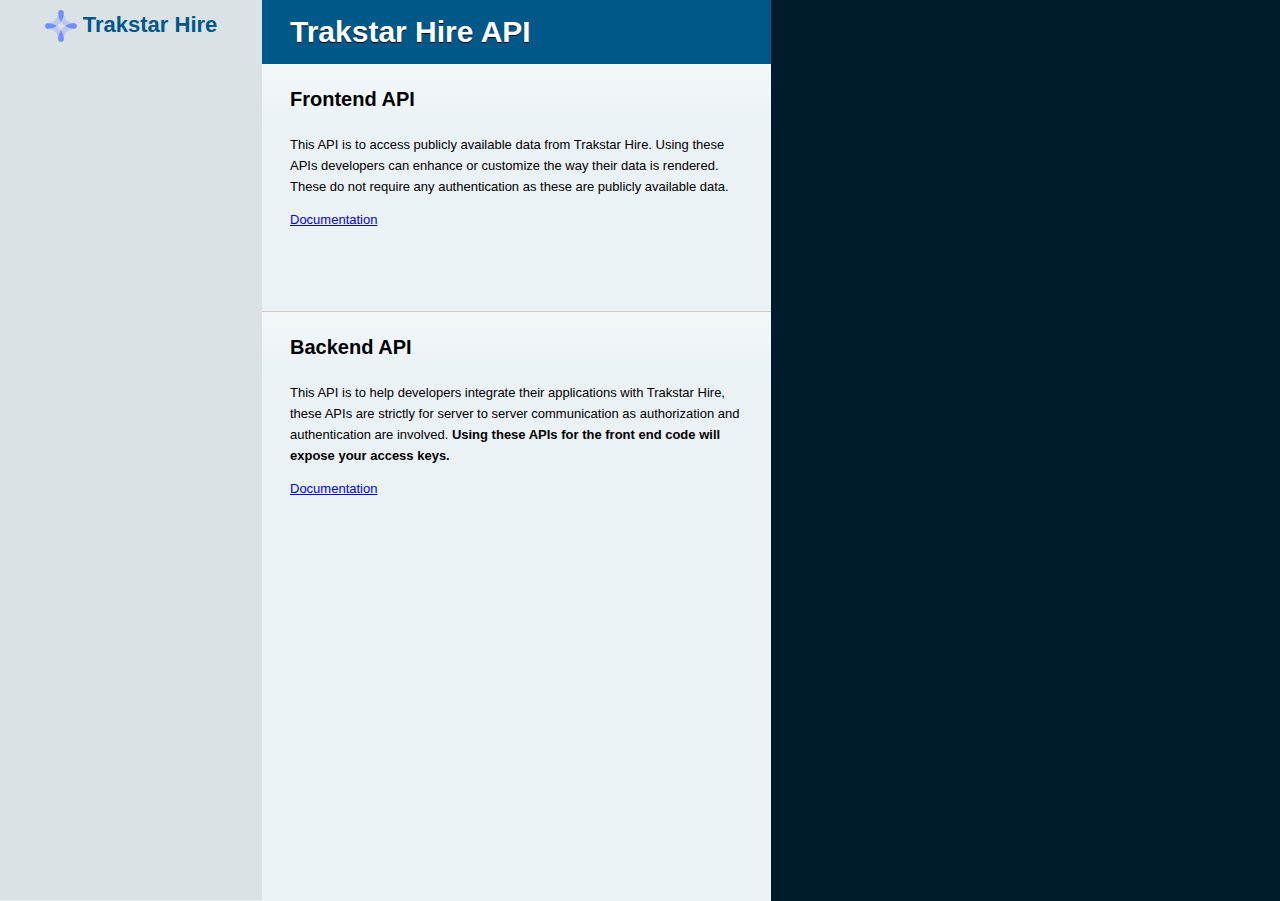
<file: index.html>
<!doctype html>
<html>
  <head>
    <meta charset="utf-8">
    <meta content="IE=edge,chrome=1" http-equiv="X-UA-Compatible">
    <meta name="viewport" content="width=device-width, initial-scale=1, maximum-scale=1">
    <title>Trakstar Hire | API Reference</title>
    <link href="https://d3jh6x9ql4u669.cloudfront.net/proxima-nova-webfont.css" rel="stylesheet"/>
    <link href="stylesheets/screen.css" rel="stylesheet" media="screen" />
    <link href="stylesheets/print.css" rel="stylesheet" media="print" />
  </head>

  <body class="index" data-languages="[]">
    <a href="#" id="nav-button">
      <span>
        NAV
        <img src="images/navbar.png" />
      </span>
    </a>
    <div class="tocify-wrapper">
      <div class="text-center logo">
        <a href="/">
          <img src="images/logo.png" /> <span>Trakstar Hire</span>
        </a>
      </div>
    </div>
    <div class="page-wrapper">
      <div class="dark-box"></div>
      <div class="content">
        <h1 id="recruiterbox-api">Trakstar Hire API</h1>

<h2 id="frontend-api">Frontend API</h2>

<p>This API is to access publicly available data from Trakstar Hire. Using these APIs developers can enhance or customize the way their data is rendered. These do not require any authentication as these are publicly available data.</p>

<p><a href="frontend_api.html">Documentation</a></p>

<h2 id="backend-api">Backend API</h2>

<p>This API is to help developers integrate their applications with Trakstar Hire, these APIs are strictly for server to server communication as authorization and authentication are involved. <strong>Using these APIs for the front end code will expose your access keys.</strong></p>

<p><a href="backend_api.html">Documentation</a></p>

      </div>
    </div>
  </body>
</html>
</file>
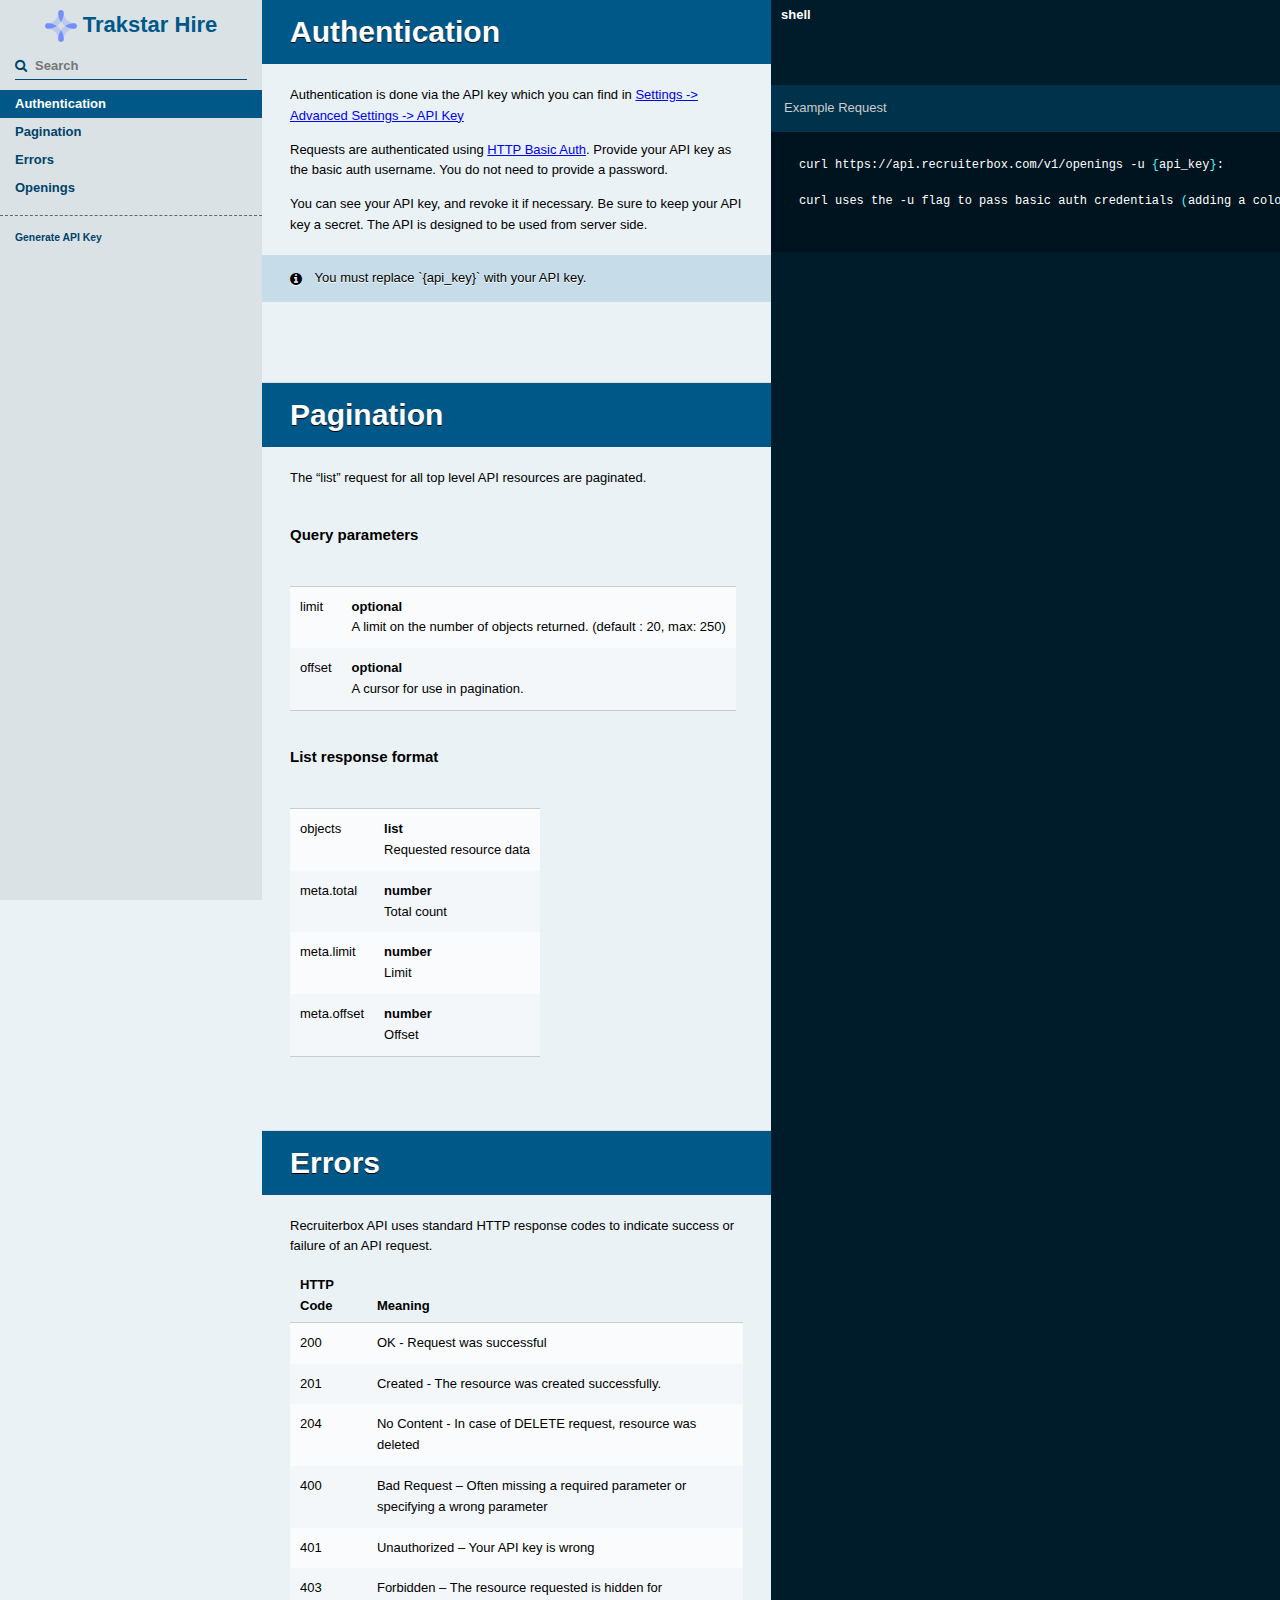
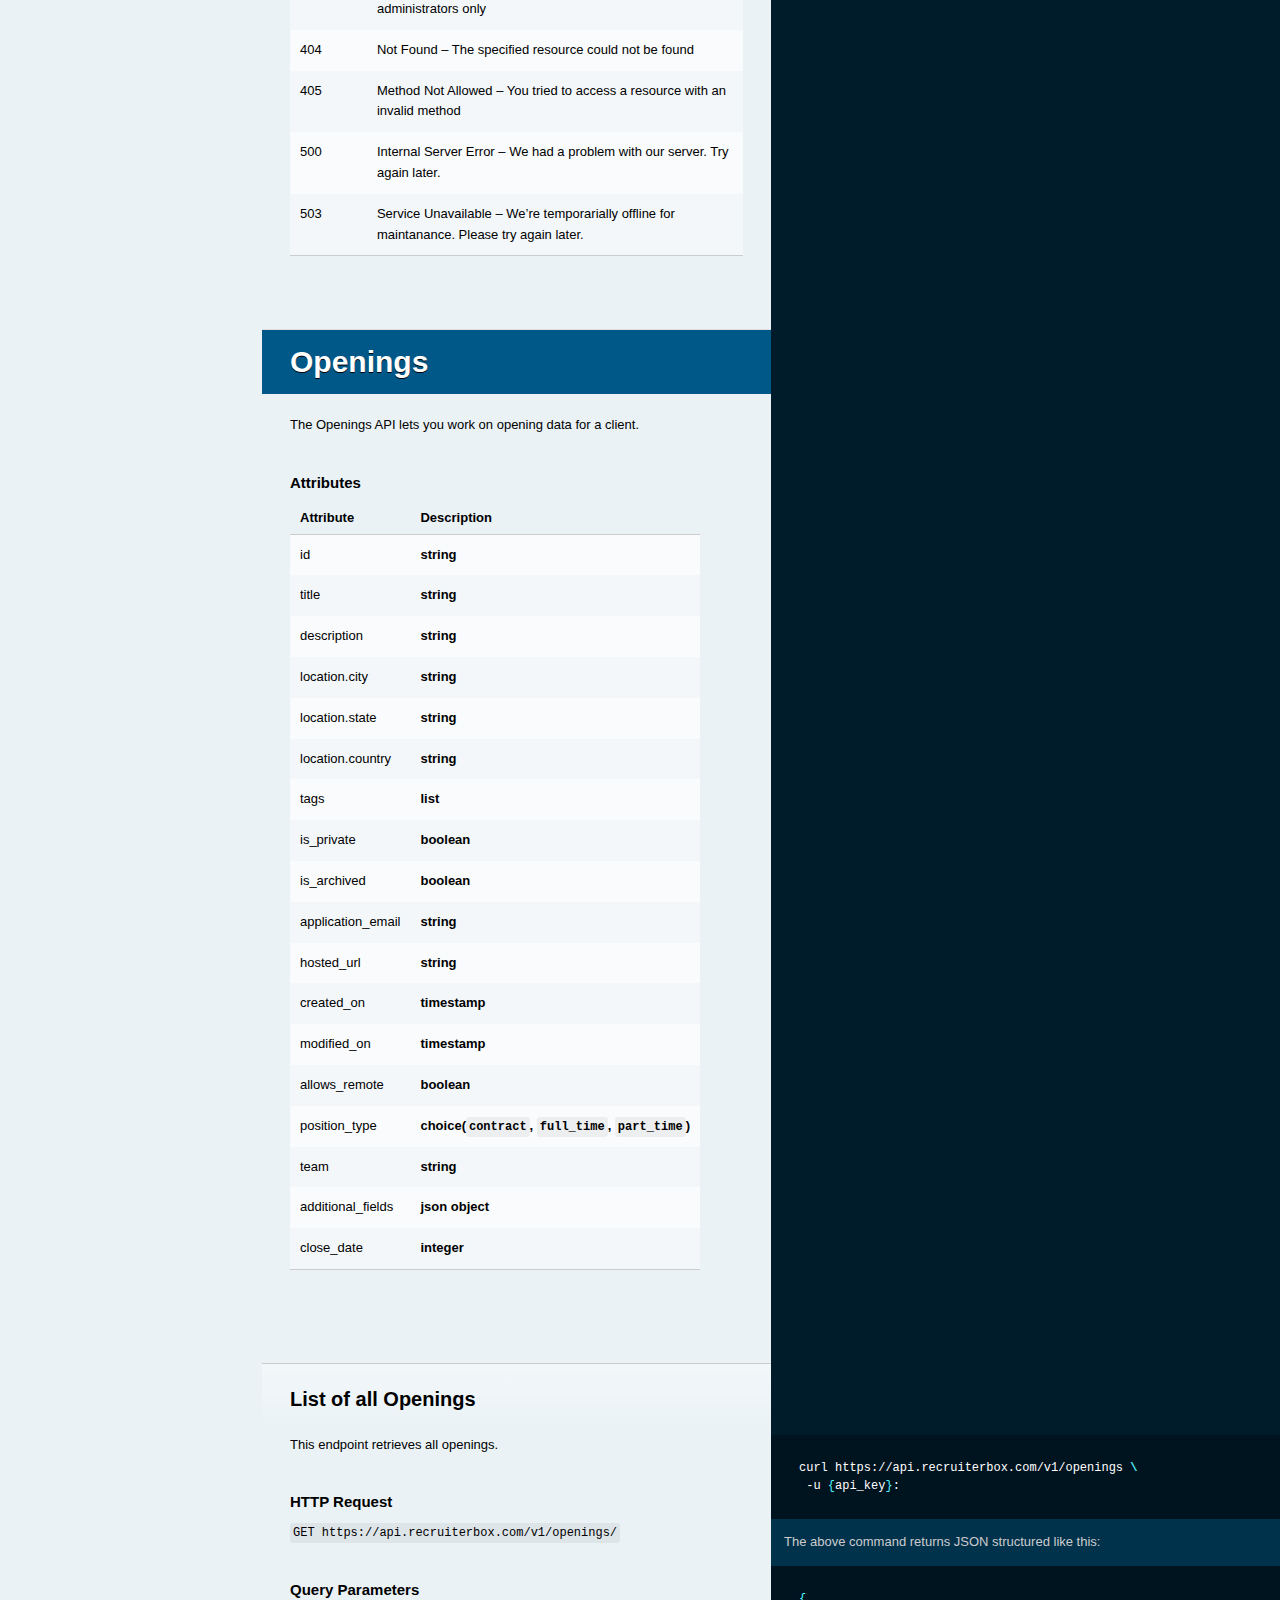
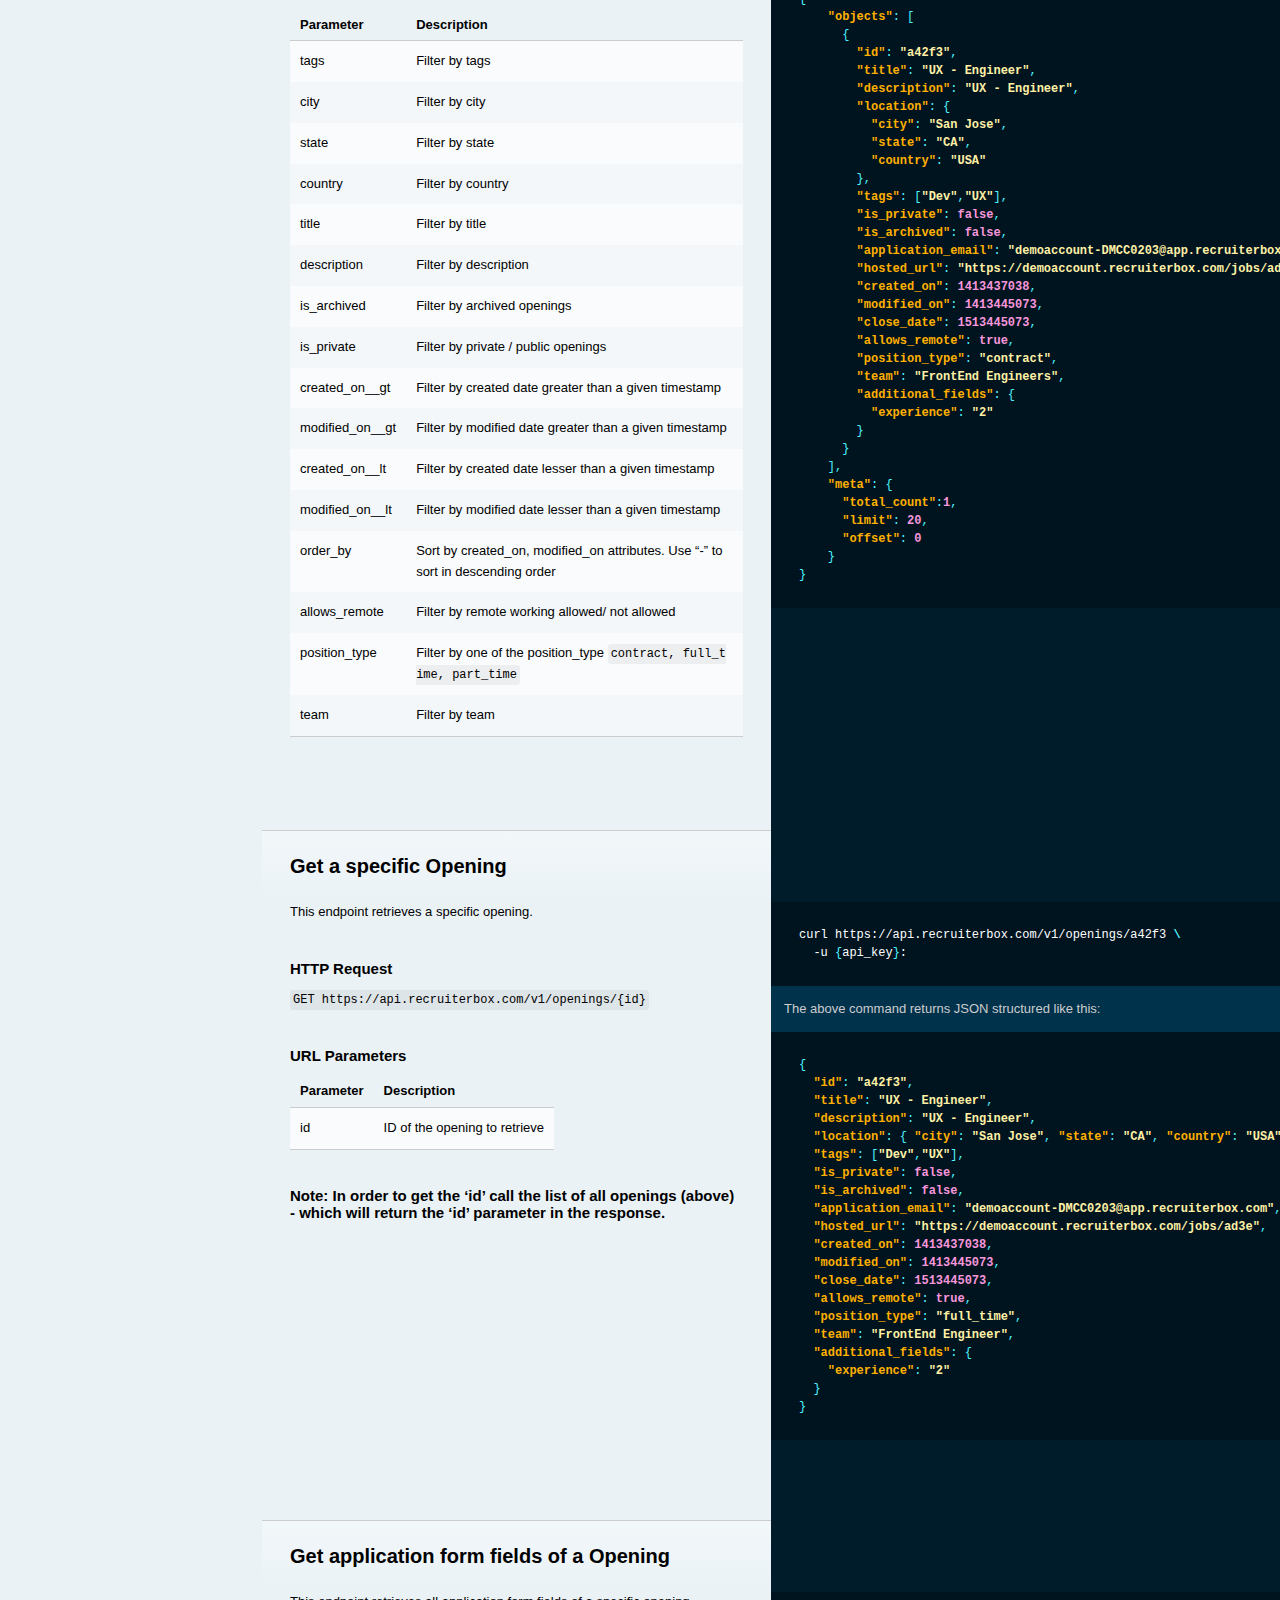
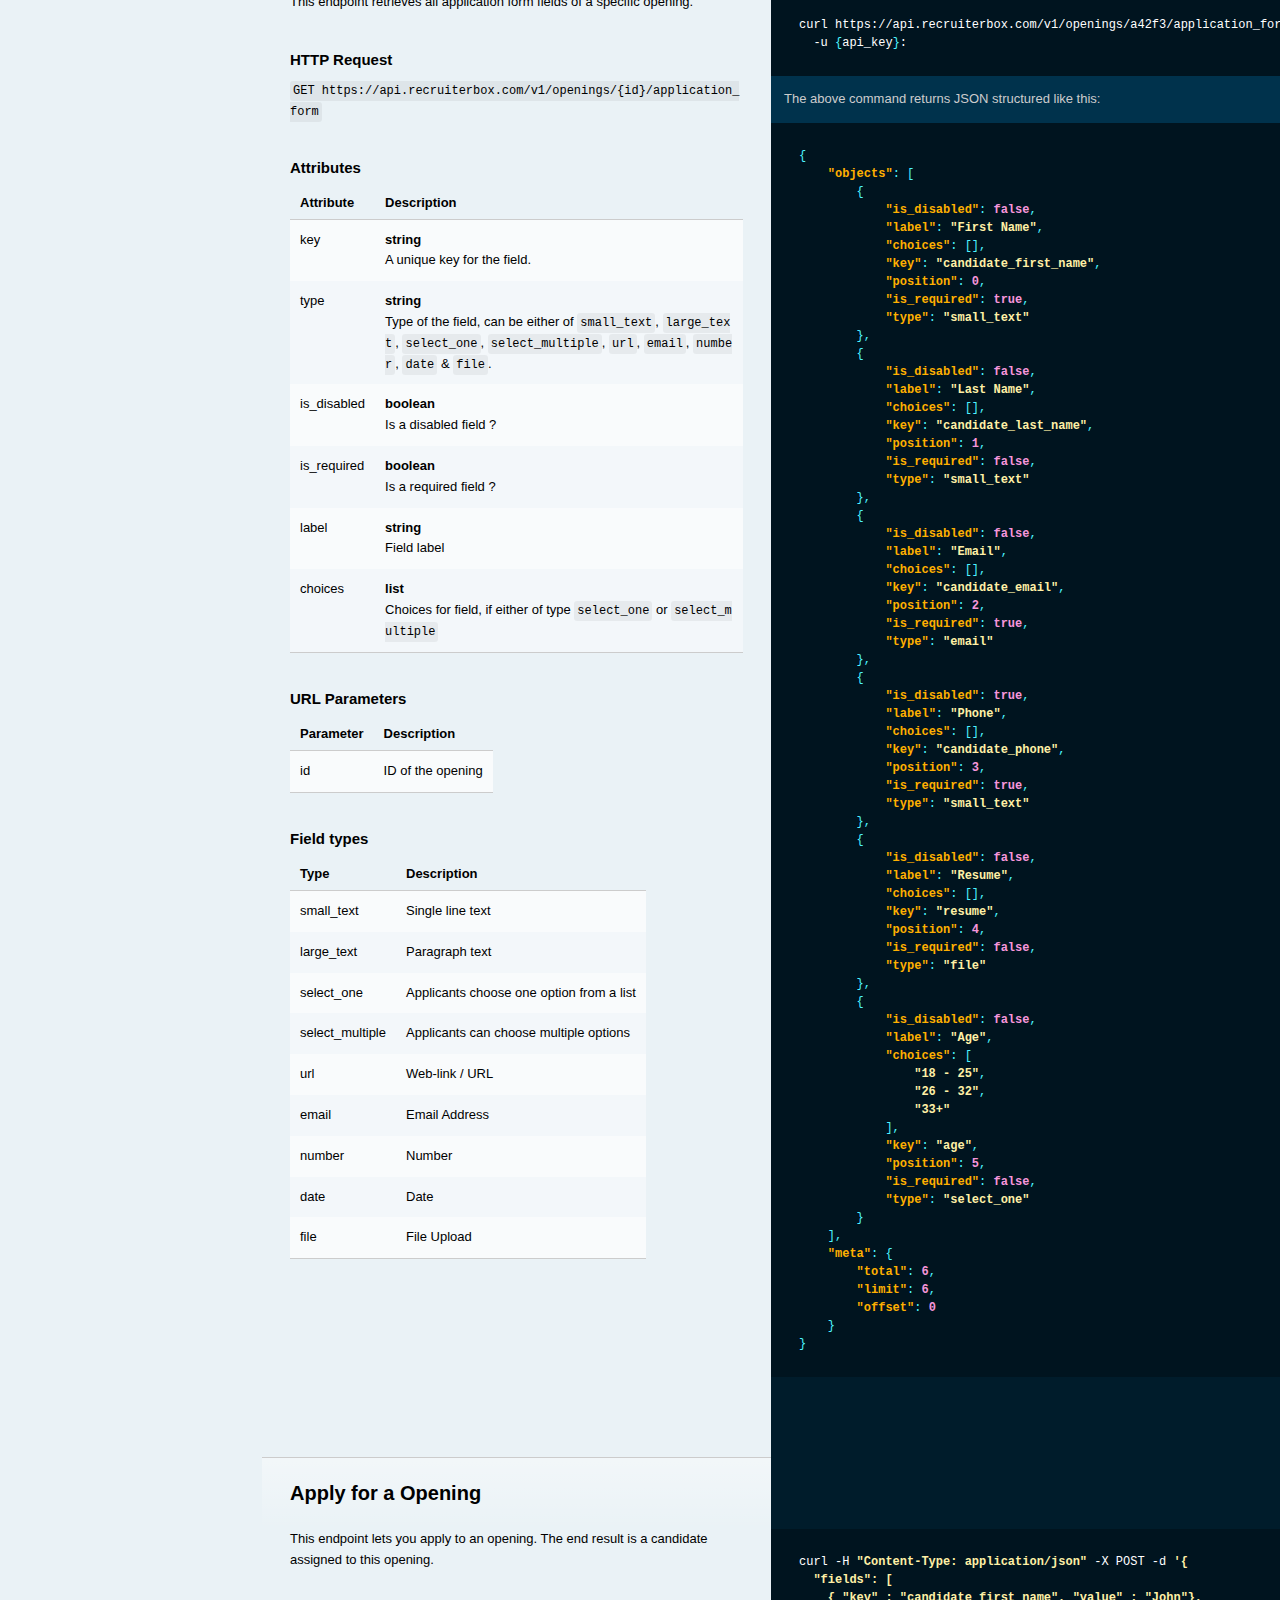
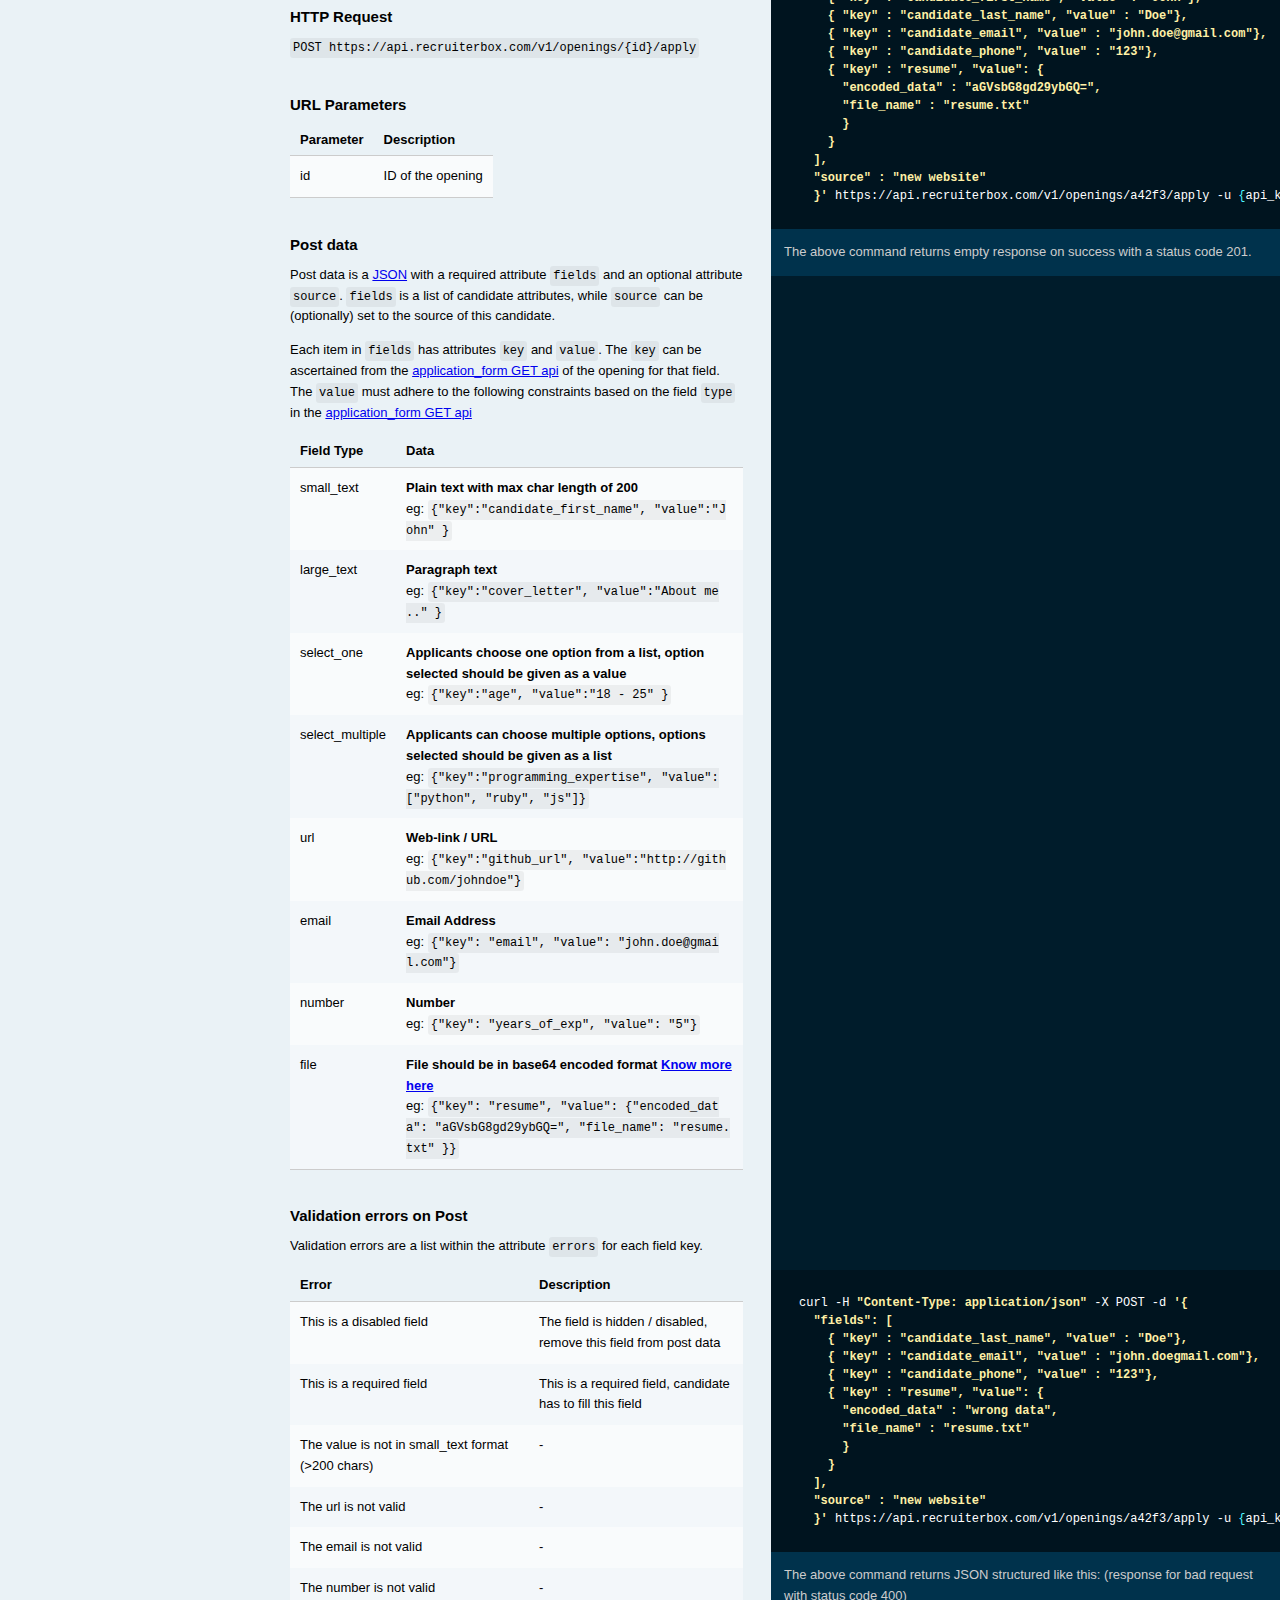
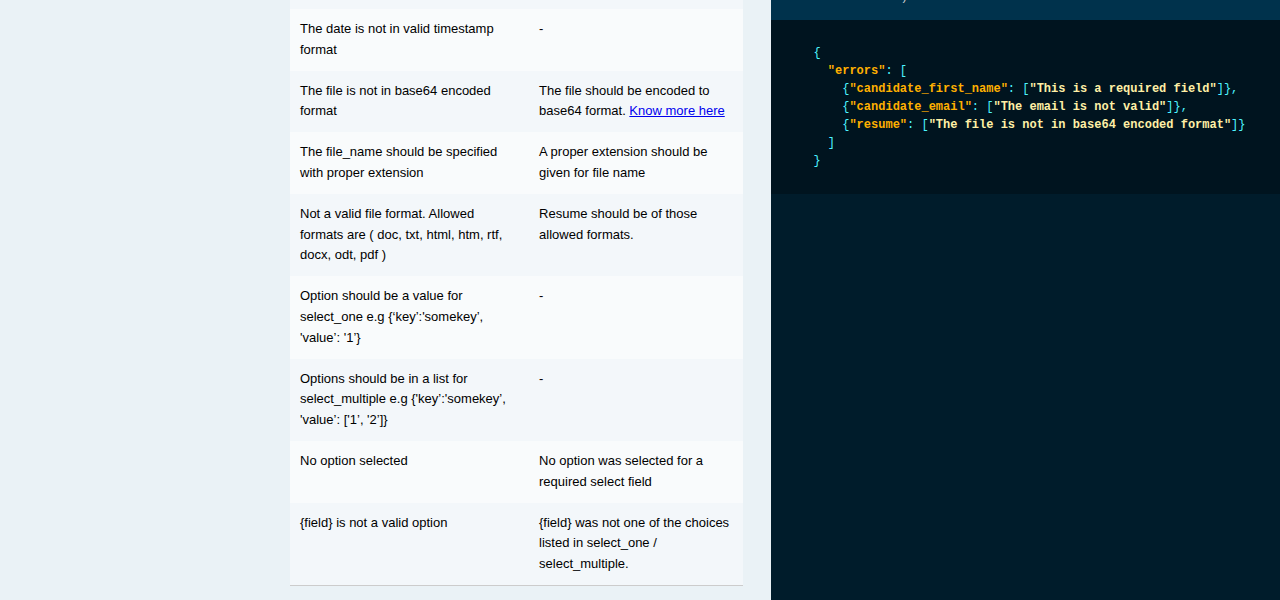
<file: backend_api.html>
<!doctype html>
<html>
  <head>
    <meta charset="utf-8">
    <meta content="IE=edge,chrome=1" http-equiv="X-UA-Compatible">
    <meta name="viewport" content="width=device-width, initial-scale=1, maximum-scale=1">
    <title>Trakstar Hire | API Reference</title>
    <link href="https://d3jh6x9ql4u669.cloudfront.net/proxima-nova-webfont.css" rel="stylesheet"/>
    <style>
      .highlight table td { padding: 5px; }
.highlight table pre { margin: 0; }
.highlight {
  color: #faf6e4;
  background-color: #122b3b;
}
.highlight .gl {
  color: #dee5e7;
  background-color: #4e5d62;
}
.highlight .c, .highlight .cd, .highlight .cm, .highlight .c1, .highlight .cs {
  color: #6c8b9f;
  font-style: italic;
}
.highlight .cp {
  color: #b2fd6d;
  font-weight: bold;
  font-style: italic;
}
.highlight .err {
  color: #fefeec;
  background-color: #cc0000;
}
.highlight .gr {
  color: #fefeec;
  background-color: #cc0000;
}
.highlight .k, .highlight .kd, .highlight .kv {
  color: #f6dd62;
  font-weight: bold;
}
.highlight .o, .highlight .ow {
  color: #4df4ff;
}
.highlight .p, .highlight .pi {
  color: #4df4ff;
}
.highlight .gd {
  color: #cc0000;
}
.highlight .gi {
  color: #b2fd6d;
}
.highlight .ge {
  font-style: italic;
}
.highlight .gs {
  font-weight: bold;
}
.highlight .gt {
  color: #dee5e7;
  background-color: #4e5d62;
}
.highlight .kc {
  color: #f696db;
  font-weight: bold;
}
.highlight .kn {
  color: #ffb000;
  font-weight: bold;
}
.highlight .kp {
  color: #ffb000;
  font-weight: bold;
}
.highlight .kr {
  color: #ffb000;
  font-weight: bold;
}
.highlight .gh {
  color: #ffb000;
  font-weight: bold;
}
.highlight .gu {
  color: #ffb000;
  font-weight: bold;
}
.highlight .kt {
  color: #b2fd6d;
  font-weight: bold;
}
.highlight .no {
  color: #b2fd6d;
  font-weight: bold;
}
.highlight .nc {
  color: #b2fd6d;
  font-weight: bold;
}
.highlight .nd {
  color: #b2fd6d;
  font-weight: bold;
}
.highlight .nn {
  color: #b2fd6d;
  font-weight: bold;
}
.highlight .bp {
  color: #b2fd6d;
  font-weight: bold;
}
.highlight .ne {
  color: #b2fd6d;
  font-weight: bold;
}
.highlight .nl {
  color: #ffb000;
  font-weight: bold;
}
.highlight .nt {
  color: #ffb000;
  font-weight: bold;
}
.highlight .m, .highlight .mf, .highlight .mh, .highlight .mi, .highlight .il, .highlight .mo, .highlight .mb, .highlight .mx {
  color: #f696db;
  font-weight: bold;
}
.highlight .ld {
  color: #f696db;
  font-weight: bold;
}
.highlight .ss {
  color: #f696db;
  font-weight: bold;
}
.highlight .s, .highlight .sb, .highlight .sd, .highlight .s2, .highlight .sh, .highlight .sx, .highlight .sr, .highlight .s1 {
  color: #fff0a6;
  font-weight: bold;
}
.highlight .se {
  color: #4df4ff;
  font-weight: bold;
}
.highlight .sc {
  color: #4df4ff;
  font-weight: bold;
}
.highlight .si {
  color: #4df4ff;
  font-weight: bold;
}
.highlight .nb {
  font-weight: bold;
}
.highlight .ni {
  color: #999999;
  font-weight: bold;
}
.highlight .w {
  color: #BBBBBB;
}
.highlight .nf {
  color: #a8e1fe;
}
.highlight .py {
  color: #a8e1fe;
}
.highlight .na {
  color: #a8e1fe;
}
.highlight .nv, .highlight .vc, .highlight .vg, .highlight .vi {
  color: #a8e1fe;
  font-weight: bold;
}
    </style>
    <link href="stylesheets/screen.css" rel="stylesheet" media="screen" />
    <link href="stylesheets/print.css" rel="stylesheet" media="print" />
      <script src="javascripts/all.js"></script>
  </head>

  <body class="backend_api" data-languages="[&quot;shell&quot;]">
    <a href="#" id="nav-button">
      <span>
        NAV
        <img src="images/navbar.png" />
      </span>
    </a>
    <div class="tocify-wrapper">
      <div class="text-center logo">
        <a href="/">
          <img src="images/logo.png" /> <span>Trakstar Hire</span>
        </a>
      </div>
        <div class="lang-selector">
              <a href="#" data-language-name="shell">shell</a>
        </div>
        <div class="search">
          <input type="text" class="search" id="input-search" placeholder="Search">
        </div>
        <ul class="search-results"></ul>
      <div id="toc">
      </div>
        <ul class="toc-footer">
            <li><a target="_blank" href='https://app.recruiterbox.com/app/#settings/api-key/'>Generate API Key</a></li>
        </ul>
    </div>
    <div class="page-wrapper">
      <div class="dark-box"></div>
      <div class="content">
        <h1 id="authentication">Authentication</h1>

<blockquote>
<p>Example Request</p>
</blockquote>
<pre class="highlight shell"><code>curl https://api.recruiterbox.com/v1/openings -u <span class="o">{</span>api_key<span class="o">}</span>:

curl uses the -u flag to pass basic auth credentials <span class="o">(</span>adding a colon after your API key will prevent it from asking you <span class="k">for </span>a password<span class="o">)</span>.

</code></pre>

<p>Authentication is done via the API key which you can find in <a href="https://app.recruiterbox.com/app/#settings/api-key/" target="_blank">Settings -&gt; Advanced Settings -&gt; API Key</a></p>

<p>Requests are authenticated using <a href="http://en.wikipedia.org/wiki/Basic_access_authentication" target="_blank">HTTP Basic Auth</a>. Provide your API key as the basic auth username. You do not need to provide a password.</p>

<p>You can see your API key, and revoke it if necessary. Be sure to keep your API key a secret. The API is designed to be used from server side.</p>

<aside class="notice">
You must replace `{api_key}` with your API key.
</aside>

          <h1 id="pagination">Pagination</h1>

<p>The &ldquo;list&rdquo; request for all top level API resources are paginated.</p>

<h3 id="query-parameters">Query parameters</h3>

<table><thead>
<tr>
<th>&nbsp;</th>
<th>&nbsp;</th>
</tr>
</thead><tbody>
<tr>
<td>limit</td>
<td><strong>optional</strong> A limit on the number of objects returned. (default : 20, max: 250)</td>
</tr>
<tr>
<td>offset</td>
<td><strong>optional</strong> A cursor for use in pagination.</td>
</tr>
</tbody></table>

<h3 id="list-response-format">List response format</h3>

<table><thead>
<tr>
<th>&nbsp;</th>
<th>&nbsp;</th>
</tr>
</thead><tbody>
<tr>
<td>objects</td>
<td><strong>list</strong> Requested resource data</td>
</tr>
<tr>
<td>meta.total</td>
<td><strong>number</strong> Total count</td>
</tr>
<tr>
<td>meta.limit</td>
<td><strong>number</strong> Limit</td>
</tr>
<tr>
<td>meta.offset</td>
<td><strong>number</strong> Offset</td>
</tr>
</tbody></table>

          <h1 id="errors">Errors</h1>

<p>Recruiterbox API uses standard HTTP response codes to indicate success or failure of an API request.</p>

<table><thead>
<tr>
<th>HTTP Code</th>
<th>Meaning</th>
</tr>
</thead><tbody>
<tr>
<td>200</td>
<td>OK - Request was successful</td>
</tr>
<tr>
<td>201</td>
<td>Created - The resource was created successfully.</td>
</tr>
<tr>
<td>204</td>
<td>No Content - In case of DELETE request, resource was deleted</td>
</tr>
<tr>
<td>400</td>
<td>Bad Request &ndash; Often missing a required parameter or specifying a wrong parameter</td>
</tr>
<tr>
<td>401</td>
<td>Unauthorized &ndash; Your API key is wrong</td>
</tr>
<tr>
<td>403</td>
<td>Forbidden &ndash; The resource requested is hidden for administrators only</td>
</tr>
<tr>
<td>404</td>
<td>Not Found &ndash; The specified resource could not be found</td>
</tr>
<tr>
<td>405</td>
<td>Method Not Allowed &ndash; You tried to access a resource with an invalid method</td>
</tr>
<tr>
<td>500</td>
<td>Internal Server Error &ndash; We had a problem with our server. Try again later.</td>
</tr>
<tr>
<td>503</td>
<td>Service Unavailable &ndash; We&rsquo;re temporarially offline for maintanance. Please try again later.</td>
</tr>
</tbody></table>

          <h1 id="openings">Openings</h1>

<p>The Openings API lets you work on opening data for a client. </p>

<h3 id="attributes">Attributes</h3>

<table><thead>
<tr>
<th>Attribute</th>
<th>Description</th>
</tr>
</thead><tbody>
<tr>
<td>id</td>
<td><strong>string</strong></td>
</tr>
<tr>
<td>title</td>
<td><strong>string</strong></td>
</tr>
<tr>
<td>description</td>
<td><strong>string</strong></td>
</tr>
<tr>
<td>location.city</td>
<td><strong>string</strong></td>
</tr>
<tr>
<td>location.state</td>
<td><strong>string</strong></td>
</tr>
<tr>
<td>location.country</td>
<td><strong>string</strong></td>
</tr>
<tr>
<td>tags</td>
<td><strong>list</strong></td>
</tr>
<tr>
<td>is_private</td>
<td><strong>boolean</strong></td>
</tr>
<tr>
<td>is_archived</td>
<td><strong>boolean</strong></td>
</tr>
<tr>
<td>application_email</td>
<td><strong>string</strong></td>
</tr>
<tr>
<td>hosted_url</td>
<td><strong>string</strong></td>
</tr>
<tr>
<td>created_on</td>
<td><strong>timestamp</strong></td>
</tr>
<tr>
<td>modified_on</td>
<td><strong>timestamp</strong></td>
</tr>
<tr>
<td>allows_remote</td>
<td><strong>boolean</strong></td>
</tr>
<tr>
<td>position_type</td>
<td><strong>choice(<code class="prettyprint">contract</code>, <code class="prettyprint">full_time</code>, <code class="prettyprint">part_time</code>) </strong></td>
</tr>
<tr>
<td>team</td>
<td><strong>string</strong></td>
</tr>
<tr>
<td>additional_fields</td>
<td><strong>json object</strong></td>
</tr>
<tr>
<td>close_date</td>
<td><strong>integer</strong></td>
</tr>
</tbody></table>

<h2 id="list-of-all-openings">List of all Openings</h2>
<pre class="highlight shell"><code>curl https://api.recruiterbox.com/v1/openings <span class="se">\</span>
 -u <span class="o">{</span>api_key<span class="o">}</span>:
</code></pre>

<blockquote>
<p>The above command returns JSON structured like this:</p>
</blockquote>
<pre class="highlight json"><code><span class="p">{</span><span class="w">
    </span><span class="nt">"objects"</span><span class="p">:</span><span class="w"> </span><span class="p">[</span><span class="w">
      </span><span class="p">{</span><span class="w">
        </span><span class="nt">"id"</span><span class="p">:</span><span class="w"> </span><span class="s2">"a42f3"</span><span class="p">,</span><span class="w">
        </span><span class="nt">"title"</span><span class="p">:</span><span class="w"> </span><span class="s2">"UX - Engineer"</span><span class="p">,</span><span class="w">
        </span><span class="nt">"description"</span><span class="p">:</span><span class="w"> </span><span class="s2">"UX - Engineer"</span><span class="p">,</span><span class="w">
        </span><span class="nt">"location"</span><span class="p">:</span><span class="w"> </span><span class="p">{</span><span class="w">
          </span><span class="nt">"city"</span><span class="p">:</span><span class="w"> </span><span class="s2">"San Jose"</span><span class="p">,</span><span class="w">
          </span><span class="nt">"state"</span><span class="p">:</span><span class="w"> </span><span class="s2">"CA"</span><span class="p">,</span><span class="w">
          </span><span class="nt">"country"</span><span class="p">:</span><span class="w"> </span><span class="s2">"USA"</span><span class="w">
        </span><span class="p">},</span><span class="w">
        </span><span class="nt">"tags"</span><span class="p">:</span><span class="w"> </span><span class="p">[</span><span class="s2">"Dev"</span><span class="p">,</span><span class="s2">"UX"</span><span class="p">],</span><span class="w">
        </span><span class="nt">"is_private"</span><span class="p">:</span><span class="w"> </span><span class="kc">false</span><span class="p">,</span><span class="w">
        </span><span class="nt">"is_archived"</span><span class="p">:</span><span class="w"> </span><span class="kc">false</span><span class="p">,</span><span class="w">
        </span><span class="nt">"application_email"</span><span class="p">:</span><span class="w"> </span><span class="s2">"demoaccount-DMCC0203@app.recruiterbox.com"</span><span class="p">,</span><span class="w">
        </span><span class="nt">"hosted_url"</span><span class="p">:</span><span class="w"> </span><span class="s2">"https://demoaccount.recruiterbox.com/jobs/ad3e"</span><span class="p">,</span><span class="w">
        </span><span class="nt">"created_on"</span><span class="p">:</span><span class="w"> </span><span class="mi">1413437038</span><span class="p">,</span><span class="w">
        </span><span class="nt">"modified_on"</span><span class="p">:</span><span class="w"> </span><span class="mi">1413445073</span><span class="p">,</span><span class="w">
        </span><span class="nt">"close_date"</span><span class="p">:</span><span class="w"> </span><span class="mi">1513445073</span><span class="p">,</span><span class="w">
        </span><span class="nt">"allows_remote"</span><span class="p">:</span><span class="w"> </span><span class="kc">true</span><span class="p">,</span><span class="w">
        </span><span class="nt">"position_type"</span><span class="p">:</span><span class="w"> </span><span class="s2">"contract"</span><span class="p">,</span><span class="w">
        </span><span class="nt">"team"</span><span class="p">:</span><span class="w"> </span><span class="s2">"FrontEnd Engineers"</span><span class="p">,</span><span class="w">
        </span><span class="nt">"additional_fields"</span><span class="p">:</span><span class="w"> </span><span class="p">{</span><span class="w">
          </span><span class="nt">"experience"</span><span class="p">:</span><span class="w"> </span><span class="s2">"2"</span><span class="w">
        </span><span class="p">}</span><span class="w">
      </span><span class="p">}</span><span class="w">
    </span><span class="p">],</span><span class="w">
    </span><span class="nt">"meta"</span><span class="p">:</span><span class="w"> </span><span class="p">{</span><span class="w">
      </span><span class="nt">"total_count"</span><span class="p">:</span><span class="mi">1</span><span class="p">,</span><span class="w">
      </span><span class="nt">"limit"</span><span class="p">:</span><span class="w"> </span><span class="mi">20</span><span class="p">,</span><span class="w">
      </span><span class="nt">"offset"</span><span class="p">:</span><span class="w"> </span><span class="mi">0</span><span class="w">
    </span><span class="p">}</span><span class="w">
</span><span class="p">}</span><span class="w">
</span></code></pre>

<p>This endpoint retrieves all openings.</p>

<h3 id="http-request">HTTP Request</h3>

<p><code class="prettyprint">GET https://api.recruiterbox.com/v1/openings/</code></p>

<h3 id="query-parameters">Query Parameters</h3>

<table><thead>
<tr>
<th>Parameter</th>
<th>Description</th>
</tr>
</thead><tbody>
<tr>
<td>tags</td>
<td>Filter by tags</td>
</tr>
<tr>
<td>city</td>
<td>Filter by city</td>
</tr>
<tr>
<td>state</td>
<td>Filter by state</td>
</tr>
<tr>
<td>country</td>
<td>Filter by country</td>
</tr>
<tr>
<td>title</td>
<td>Filter by title</td>
</tr>
<tr>
<td>description</td>
<td>Filter by description</td>
</tr>
<tr>
<td>is_archived</td>
<td>Filter by archived openings</td>
</tr>
<tr>
<td>is_private</td>
<td>Filter by private / public openings</td>
</tr>
<tr>
<td>created_on__gt</td>
<td>Filter by created date greater than a given timestamp</td>
</tr>
<tr>
<td>modified_on__gt</td>
<td>Filter by modified date greater than a given timestamp</td>
</tr>
<tr>
<td>created_on__lt</td>
<td>Filter by created date lesser than a given timestamp</td>
</tr>
<tr>
<td>modified_on__lt</td>
<td>Filter by modified date lesser than a given timestamp</td>
</tr>
<tr>
<td>order_by</td>
<td>Sort by created_on, modified_on attributes. Use &ldquo;-&rdquo; to sort in descending order</td>
</tr>
<tr>
<td>allows_remote</td>
<td>Filter by remote working allowed/ not allowed</td>
</tr>
<tr>
<td>position_type</td>
<td>Filter by one of the position_type <code class="prettyprint">contract, full_time, part_time</code></td>
</tr>
<tr>
<td>team</td>
<td>Filter by team</td>
</tr>
</tbody></table>

<h2 id="get-a-specific-opening">Get a specific Opening</h2>
<pre class="highlight shell"><code>curl https://api.recruiterbox.com/v1/openings/a42f3 <span class="se">\</span>
  -u <span class="o">{</span>api_key<span class="o">}</span>:
</code></pre>

<blockquote>
<p>The above command returns JSON structured like this:</p>
</blockquote>
<pre class="highlight json"><code><span class="p">{</span><span class="w">
  </span><span class="nt">"id"</span><span class="p">:</span><span class="w"> </span><span class="s2">"a42f3"</span><span class="p">,</span><span class="w">
  </span><span class="nt">"title"</span><span class="p">:</span><span class="w"> </span><span class="s2">"UX - Engineer"</span><span class="p">,</span><span class="w">
  </span><span class="nt">"description"</span><span class="p">:</span><span class="w"> </span><span class="s2">"UX - Engineer"</span><span class="p">,</span><span class="w">
  </span><span class="nt">"location"</span><span class="p">:</span><span class="w"> </span><span class="p">{</span><span class="w"> </span><span class="nt">"city"</span><span class="p">:</span><span class="w"> </span><span class="s2">"San Jose"</span><span class="p">,</span><span class="w"> </span><span class="nt">"state"</span><span class="p">:</span><span class="w"> </span><span class="s2">"CA"</span><span class="p">,</span><span class="w"> </span><span class="nt">"country"</span><span class="p">:</span><span class="w"> </span><span class="s2">"USA"</span><span class="p">},</span><span class="w">
  </span><span class="nt">"tags"</span><span class="p">:</span><span class="w"> </span><span class="p">[</span><span class="s2">"Dev"</span><span class="p">,</span><span class="s2">"UX"</span><span class="p">],</span><span class="w">
  </span><span class="nt">"is_private"</span><span class="p">:</span><span class="w"> </span><span class="kc">false</span><span class="p">,</span><span class="w">
  </span><span class="nt">"is_archived"</span><span class="p">:</span><span class="w"> </span><span class="kc">false</span><span class="p">,</span><span class="w">
  </span><span class="nt">"application_email"</span><span class="p">:</span><span class="w"> </span><span class="s2">"demoaccount-DMCC0203@app.recruiterbox.com"</span><span class="p">,</span><span class="w">
  </span><span class="nt">"hosted_url"</span><span class="p">:</span><span class="w"> </span><span class="s2">"https://demoaccount.recruiterbox.com/jobs/ad3e"</span><span class="p">,</span><span class="w">
  </span><span class="nt">"created_on"</span><span class="p">:</span><span class="w"> </span><span class="mi">1413437038</span><span class="p">,</span><span class="w">
  </span><span class="nt">"modified_on"</span><span class="p">:</span><span class="w"> </span><span class="mi">1413445073</span><span class="p">,</span><span class="w">
  </span><span class="nt">"close_date"</span><span class="p">:</span><span class="w"> </span><span class="mi">1513445073</span><span class="p">,</span><span class="w">
  </span><span class="nt">"allows_remote"</span><span class="p">:</span><span class="w"> </span><span class="kc">true</span><span class="p">,</span><span class="w">
  </span><span class="nt">"position_type"</span><span class="p">:</span><span class="w"> </span><span class="s2">"full_time"</span><span class="p">,</span><span class="w">
  </span><span class="nt">"team"</span><span class="p">:</span><span class="w"> </span><span class="s2">"FrontEnd Engineer"</span><span class="p">,</span><span class="w">
  </span><span class="nt">"additional_fields"</span><span class="p">:</span><span class="w"> </span><span class="p">{</span><span class="w">
    </span><span class="nt">"experience"</span><span class="p">:</span><span class="w"> </span><span class="s2">"2"</span><span class="w">
  </span><span class="p">}</span><span class="w">
</span><span class="p">}</span><span class="w">
</span></code></pre>

<p>This endpoint retrieves a specific opening.</p>

<h3 id="http-request">HTTP Request</h3>

<p><code class="prettyprint">GET https://api.recruiterbox.com/v1/openings/{id}</code></p>

<h3 id="url-parameters">URL Parameters</h3>

<table><thead>
<tr>
<th>Parameter</th>
<th>Description</th>
</tr>
</thead><tbody>
<tr>
<td>id</td>
<td>ID of the opening to retrieve</td>
</tr>
</tbody></table>

<h3 id="note-in-order-to-get-the-id-call-the-list-of-all-openings-above-which-will-return-the-id-parameter-in-the-response">Note: In order to get the ‘id’ call the list of all openings (above) - which will return the ‘id’ parameter in the response.</h3>

<h2 id="get-application-form-fields-of-a-opening">Get application form fields of a Opening</h2>
<pre class="highlight shell"><code>curl https://api.recruiterbox.com/v1/openings/a42f3/application_form <span class="se">\</span>
  -u <span class="o">{</span>api_key<span class="o">}</span>:
</code></pre>

<blockquote>
<p>The above command returns JSON structured like this:</p>
</blockquote>
<pre class="highlight json"><code><span class="p">{</span><span class="w">
    </span><span class="nt">"objects"</span><span class="p">:</span><span class="w"> </span><span class="p">[</span><span class="w">
        </span><span class="p">{</span><span class="w">
            </span><span class="nt">"is_disabled"</span><span class="p">:</span><span class="w"> </span><span class="kc">false</span><span class="p">,</span><span class="w">
            </span><span class="nt">"label"</span><span class="p">:</span><span class="w"> </span><span class="s2">"First Name"</span><span class="p">,</span><span class="w">
            </span><span class="nt">"choices"</span><span class="p">:</span><span class="w"> </span><span class="p">[],</span><span class="w">
            </span><span class="nt">"key"</span><span class="p">:</span><span class="w"> </span><span class="s2">"candidate_first_name"</span><span class="p">,</span><span class="w">
            </span><span class="nt">"position"</span><span class="p">:</span><span class="w"> </span><span class="mi">0</span><span class="p">,</span><span class="w">
            </span><span class="nt">"is_required"</span><span class="p">:</span><span class="w"> </span><span class="kc">true</span><span class="p">,</span><span class="w">
            </span><span class="nt">"type"</span><span class="p">:</span><span class="w"> </span><span class="s2">"small_text"</span><span class="w">
        </span><span class="p">},</span><span class="w">
        </span><span class="p">{</span><span class="w">
            </span><span class="nt">"is_disabled"</span><span class="p">:</span><span class="w"> </span><span class="kc">false</span><span class="p">,</span><span class="w">
            </span><span class="nt">"label"</span><span class="p">:</span><span class="w"> </span><span class="s2">"Last Name"</span><span class="p">,</span><span class="w">
            </span><span class="nt">"choices"</span><span class="p">:</span><span class="w"> </span><span class="p">[],</span><span class="w">
            </span><span class="nt">"key"</span><span class="p">:</span><span class="w"> </span><span class="s2">"candidate_last_name"</span><span class="p">,</span><span class="w">
            </span><span class="nt">"position"</span><span class="p">:</span><span class="w"> </span><span class="mi">1</span><span class="p">,</span><span class="w">
            </span><span class="nt">"is_required"</span><span class="p">:</span><span class="w"> </span><span class="kc">false</span><span class="p">,</span><span class="w">
            </span><span class="nt">"type"</span><span class="p">:</span><span class="w"> </span><span class="s2">"small_text"</span><span class="w">
        </span><span class="p">},</span><span class="w">
        </span><span class="p">{</span><span class="w">
            </span><span class="nt">"is_disabled"</span><span class="p">:</span><span class="w"> </span><span class="kc">false</span><span class="p">,</span><span class="w">
            </span><span class="nt">"label"</span><span class="p">:</span><span class="w"> </span><span class="s2">"Email"</span><span class="p">,</span><span class="w">
            </span><span class="nt">"choices"</span><span class="p">:</span><span class="w"> </span><span class="p">[],</span><span class="w">
            </span><span class="nt">"key"</span><span class="p">:</span><span class="w"> </span><span class="s2">"candidate_email"</span><span class="p">,</span><span class="w">
            </span><span class="nt">"position"</span><span class="p">:</span><span class="w"> </span><span class="mi">2</span><span class="p">,</span><span class="w">
            </span><span class="nt">"is_required"</span><span class="p">:</span><span class="w"> </span><span class="kc">true</span><span class="p">,</span><span class="w">
            </span><span class="nt">"type"</span><span class="p">:</span><span class="w"> </span><span class="s2">"email"</span><span class="w">
        </span><span class="p">},</span><span class="w">
        </span><span class="p">{</span><span class="w">
            </span><span class="nt">"is_disabled"</span><span class="p">:</span><span class="w"> </span><span class="kc">true</span><span class="p">,</span><span class="w">
            </span><span class="nt">"label"</span><span class="p">:</span><span class="w"> </span><span class="s2">"Phone"</span><span class="p">,</span><span class="w">
            </span><span class="nt">"choices"</span><span class="p">:</span><span class="w"> </span><span class="p">[],</span><span class="w">
            </span><span class="nt">"key"</span><span class="p">:</span><span class="w"> </span><span class="s2">"candidate_phone"</span><span class="p">,</span><span class="w">
            </span><span class="nt">"position"</span><span class="p">:</span><span class="w"> </span><span class="mi">3</span><span class="p">,</span><span class="w">
            </span><span class="nt">"is_required"</span><span class="p">:</span><span class="w"> </span><span class="kc">true</span><span class="p">,</span><span class="w">
            </span><span class="nt">"type"</span><span class="p">:</span><span class="w"> </span><span class="s2">"small_text"</span><span class="w">
        </span><span class="p">},</span><span class="w">
        </span><span class="p">{</span><span class="w">
            </span><span class="nt">"is_disabled"</span><span class="p">:</span><span class="w"> </span><span class="kc">false</span><span class="p">,</span><span class="w">
            </span><span class="nt">"label"</span><span class="p">:</span><span class="w"> </span><span class="s2">"Resume"</span><span class="p">,</span><span class="w">
            </span><span class="nt">"choices"</span><span class="p">:</span><span class="w"> </span><span class="p">[],</span><span class="w">
            </span><span class="nt">"key"</span><span class="p">:</span><span class="w"> </span><span class="s2">"resume"</span><span class="p">,</span><span class="w">
            </span><span class="nt">"position"</span><span class="p">:</span><span class="w"> </span><span class="mi">4</span><span class="p">,</span><span class="w">
            </span><span class="nt">"is_required"</span><span class="p">:</span><span class="w"> </span><span class="kc">false</span><span class="p">,</span><span class="w">
            </span><span class="nt">"type"</span><span class="p">:</span><span class="w"> </span><span class="s2">"file"</span><span class="w">
        </span><span class="p">},</span><span class="w">
        </span><span class="p">{</span><span class="w">
            </span><span class="nt">"is_disabled"</span><span class="p">:</span><span class="w"> </span><span class="kc">false</span><span class="p">,</span><span class="w">
            </span><span class="nt">"label"</span><span class="p">:</span><span class="w"> </span><span class="s2">"Age"</span><span class="p">,</span><span class="w">
            </span><span class="nt">"choices"</span><span class="p">:</span><span class="w"> </span><span class="p">[</span><span class="w">
                </span><span class="s2">"18 - 25"</span><span class="p">,</span><span class="w">
                </span><span class="s2">"26 - 32"</span><span class="p">,</span><span class="w">
                </span><span class="s2">"33+"</span><span class="w">
            </span><span class="p">],</span><span class="w">
            </span><span class="nt">"key"</span><span class="p">:</span><span class="w"> </span><span class="s2">"age"</span><span class="p">,</span><span class="w">
            </span><span class="nt">"position"</span><span class="p">:</span><span class="w"> </span><span class="mi">5</span><span class="p">,</span><span class="w">
            </span><span class="nt">"is_required"</span><span class="p">:</span><span class="w"> </span><span class="kc">false</span><span class="p">,</span><span class="w">
            </span><span class="nt">"type"</span><span class="p">:</span><span class="w"> </span><span class="s2">"select_one"</span><span class="w">
        </span><span class="p">}</span><span class="w">
    </span><span class="p">],</span><span class="w">
    </span><span class="nt">"meta"</span><span class="p">:</span><span class="w"> </span><span class="p">{</span><span class="w">
        </span><span class="nt">"total"</span><span class="p">:</span><span class="w"> </span><span class="mi">6</span><span class="p">,</span><span class="w">
        </span><span class="nt">"limit"</span><span class="p">:</span><span class="w"> </span><span class="mi">6</span><span class="p">,</span><span class="w">
        </span><span class="nt">"offset"</span><span class="p">:</span><span class="w"> </span><span class="mi">0</span><span class="w">
    </span><span class="p">}</span><span class="w">
</span><span class="p">}</span><span class="w">
</span></code></pre>

<p>This endpoint retrieves all application form fields of a specific opening.</p>

<h3 id="http-request">HTTP Request</h3>

<p><code class="prettyprint">GET https://api.recruiterbox.com/v1/openings/{id}/application_form</code></p>

<h3 id="attributes">Attributes</h3>

<table><thead>
<tr>
<th>Attribute</th>
<th>Description</th>
</tr>
</thead><tbody>
<tr>
<td>key</td>
<td><strong>string</strong> A unique key for the field.</td>
</tr>
<tr>
<td>type</td>
<td><strong>string</strong> Type of the field, can be either of <code class="prettyprint">small_text</code>, <code class="prettyprint">large_text</code>, <code class="prettyprint">select_one</code>, <code class="prettyprint">select_multiple</code>, <code class="prettyprint">url</code>, <code class="prettyprint">email</code>, <code class="prettyprint">number</code>, <code class="prettyprint">date</code> &amp; <code class="prettyprint">file</code>.</td>
</tr>
<tr>
<td>is_disabled</td>
<td><strong>boolean</strong> Is a disabled field ?</td>
</tr>
<tr>
<td>is_required</td>
<td><strong>boolean</strong> Is a required field ?</td>
</tr>
<tr>
<td>label</td>
<td><strong>string</strong> Field label</td>
</tr>
<tr>
<td>choices</td>
<td><strong>list</strong> Choices for field, if either of type <code class="prettyprint">select_one</code> or <code class="prettyprint">select_multiple</code></td>
</tr>
</tbody></table>

<h3 id="url-parameters">URL Parameters</h3>

<table><thead>
<tr>
<th>Parameter</th>
<th>Description</th>
</tr>
</thead><tbody>
<tr>
<td>id</td>
<td>ID of the opening</td>
</tr>
</tbody></table>

<h3 id="field-types">Field types</h3>

<table><thead>
<tr>
<th>Type</th>
<th>Description</th>
</tr>
</thead><tbody>
<tr>
<td>small_text</td>
<td>Single line text</td>
</tr>
<tr>
<td>large_text</td>
<td>Paragraph text</td>
</tr>
<tr>
<td>select_one</td>
<td>Applicants choose one option from a list</td>
</tr>
<tr>
<td>select_multiple</td>
<td>Applicants can choose multiple options</td>
</tr>
<tr>
<td>url</td>
<td>Web-link / URL</td>
</tr>
<tr>
<td>email</td>
<td>Email Address</td>
</tr>
<tr>
<td>number</td>
<td>Number</td>
</tr>
<tr>
<td>date</td>
<td>Date</td>
</tr>
<tr>
<td>file</td>
<td>File Upload</td>
</tr>
</tbody></table>

<h2 id="apply-for-a-opening">Apply for a Opening</h2>
<pre class="highlight shell"><code>curl -H <span class="s2">"Content-Type: application/json"</span> -X POST -d <span class="s1">'{
  "fields": [
    { "key" : "candidate_first_name", "value" : "John"},
    { "key" : "candidate_last_name", "value" : "Doe"},
    { "key" : "candidate_email", "value" : "john.doe@gmail.com"},
    { "key" : "candidate_phone", "value" : "123"},
    { "key" : "resume", "value": {
      "encoded_data" : "aGVsbG8gd29ybGQ=",
      "file_name" : "resume.txt"
      }
    }
  ],
  "source" : "new website"
  }'</span> https://api.recruiterbox.com/v1/openings/a42f3/apply -u <span class="o">{</span>api_key<span class="o">}</span>:
</code></pre>

<blockquote>
<p>The above command returns empty response on success with a status code 201.</p>
</blockquote>

<p>This endpoint lets you apply to an opening. The end result is a candidate assigned to this opening.</p>

<h3 id="http-request">HTTP Request</h3>

<p><code class="prettyprint">POST https://api.recruiterbox.com/v1/openings/{id}/apply</code></p>

<h3 id="url-parameters">URL Parameters</h3>

<table><thead>
<tr>
<th>Parameter</th>
<th>Description</th>
</tr>
</thead><tbody>
<tr>
<td>id</td>
<td>ID of the opening</td>
</tr>
</tbody></table>

<h3 id="post-data">Post data</h3>

<p>Post data is a <a href="http://en.wikipedia.org/wiki/JSON" target="_blank">JSON</a> with a required attribute <code class="prettyprint">fields</code> and an optional attribute <code class="prettyprint">source</code>. <code class="prettyprint">fields</code> is a list of candidate attributes, while <code class="prettyprint">source</code> can be (optionally) set to the source of this candidate.</p>

<p>Each item in <code class="prettyprint">fields</code> has attributes <code class="prettyprint">key</code> and <code class="prettyprint">value</code>. The <code class="prettyprint">key</code> can be ascertained from the <a href="#get-application-form-fields-of-a-opening">application_form GET api</a> of the opening for that field. The <code class="prettyprint">value</code> must adhere to the following constraints based on the field <code class="prettyprint">type</code> in the <a href="#get-application-form-fields-of-a-opening">application_form GET api</a></p>

<table><thead>
<tr>
<th>Field Type</th>
<th>Data</th>
</tr>
</thead><tbody>
<tr>
<td>small_text</td>
<td><strong>Plain text with max char length of 200</strong> eg: <code class="prettyprint">{&quot;key&quot;:&quot;candidate_first_name&quot;, &quot;value&quot;:&quot;John&quot; }</code></td>
</tr>
<tr>
<td>large_text</td>
<td><strong>Paragraph text</strong> eg: <code class="prettyprint">{&quot;key&quot;:&quot;cover_letter&quot;, &quot;value&quot;:&quot;About me ..&quot; }</code></td>
</tr>
<tr>
<td>select_one</td>
<td><strong>Applicants choose one option from a list, option selected should be given as a value</strong> eg: <code class="prettyprint">{&quot;key&quot;:&quot;age&quot;, &quot;value&quot;:&quot;18 - 25&quot; }</code></td>
</tr>
<tr>
<td>select_multiple</td>
<td><strong>Applicants can choose multiple options, options selected should be given as a list</strong> eg: <code class="prettyprint">{&quot;key&quot;:&quot;programming_expertise&quot;, &quot;value&quot;:[&quot;python&quot;, &quot;ruby&quot;, &quot;js&quot;]}</code></td>
</tr>
<tr>
<td>url</td>
<td><strong>Web-link / URL</strong> eg: <code class="prettyprint">{&quot;key&quot;:&quot;github_url&quot;, &quot;value&quot;:&quot;http://github.com/johndoe&quot;}</code></td>
</tr>
<tr>
<td>email</td>
<td><strong>Email Address</strong> eg: <code class="prettyprint">{&quot;key&quot;: &quot;email&quot;, &quot;value&quot;: &quot;john.doe@gmail.com&quot;}</code></td>
</tr>
<tr>
<td>number</td>
<td><strong>Number</strong> eg: <code class="prettyprint">{&quot;key&quot;: &quot;years_of_exp&quot;, &quot;value&quot;: &quot;5&quot;}</code></td>
</tr>
<tr>
<td>file</td>
<td><strong>File should be in base64 encoded format <a href="http://en.wikipedia.org/wiki/Base64" target="_blank">Know more here</a></strong> eg: <code class="prettyprint">{&quot;key&quot;: &quot;resume&quot;, &quot;value&quot;: {&quot;encoded_data&quot;: &quot;aGVsbG8gd29ybGQ=&quot;, &quot;file_name&quot;: &quot;resume.txt&quot; }}</code></td>
</tr>
</tbody></table>

<h3 id="validation-errors-on-post">Validation errors on Post</h3>

<p>Validation errors are a list within the attribute <code class="prettyprint">errors</code> for each field key.</p>
<pre class="highlight shell"><code>curl -H <span class="s2">"Content-Type: application/json"</span> -X POST -d <span class="s1">'{
  "fields": [
    { "key" : "candidate_last_name", "value" : "Doe"},
    { "key" : "candidate_email", "value" : "john.doegmail.com"},
    { "key" : "candidate_phone", "value" : "123"},
    { "key" : "resume", "value": {
      "encoded_data" : "wrong data",
      "file_name" : "resume.txt"
      }
    }
  ],
  "source" : "new website"
  }'</span> https://api.recruiterbox.com/v1/openings/a42f3/apply -u <span class="o">{</span>api_key<span class="o">}</span>:
</code></pre>

<blockquote>
<p>The above command returns JSON structured like this: (response for bad request with status code 400)</p>
</blockquote>
<pre class="highlight json"><code><span class="w">  </span><span class="p">{</span><span class="w">
    </span><span class="nt">"errors"</span><span class="p">:</span><span class="w"> </span><span class="p">[</span><span class="w">
      </span><span class="p">{</span><span class="nt">"candidate_first_name"</span><span class="p">:</span><span class="w"> </span><span class="p">[</span><span class="s2">"This is a required field"</span><span class="p">]},</span><span class="w">
      </span><span class="p">{</span><span class="nt">"candidate_email"</span><span class="p">:</span><span class="w"> </span><span class="p">[</span><span class="s2">"The email is not valid"</span><span class="p">]},</span><span class="w">
      </span><span class="p">{</span><span class="nt">"resume"</span><span class="p">:</span><span class="w"> </span><span class="p">[</span><span class="s2">"The file is not in base64 encoded format"</span><span class="p">]}</span><span class="w">
    </span><span class="p">]</span><span class="w">
  </span><span class="p">}</span><span class="w">
</span></code></pre>

<table><thead>
<tr>
<th>Error</th>
<th>Description</th>
</tr>
</thead><tbody>
<tr>
<td>This is a disabled field</td>
<td>The field is hidden / disabled, remove this field from post data</td>
</tr>
<tr>
<td>This is a required field</td>
<td>This is a required field, candidate has to fill this field</td>
</tr>
<tr>
<td>The value is not in small_text format (&gt;200 chars)</td>
<td>-</td>
</tr>
<tr>
<td>The url is not valid</td>
<td>-</td>
</tr>
<tr>
<td>The email is not valid</td>
<td>-</td>
</tr>
<tr>
<td>The number is not valid</td>
<td>-</td>
</tr>
<tr>
<td>The date is not in valid timestamp format</td>
<td>-</td>
</tr>
<tr>
<td>The file is not in base64 encoded format</td>
<td>The file should be encoded to base64 format. <a href="http://en.wikipedia.org/wiki/Base64" target="_blank">Know more here</a></td>
</tr>
<tr>
<td>The file_name should be specified with proper extension</td>
<td>A proper extension should be given for file name</td>
</tr>
<tr>
<td>Not a valid file format. Allowed formats are ( doc, txt, html, htm, rtf, docx, odt, pdf )</td>
<td>Resume should be of those allowed formats.</td>
</tr>
<tr>
<td>Option should be a value for select_one e.g {&lsquo;key&rsquo;:&#39;somekey&rsquo;, &#39;value&rsquo;: &#39;1&rsquo;}</td>
<td>-</td>
</tr>
<tr>
<td>Options should be in a list for select_multiple e.g {&#39;key&rsquo;:&#39;somekey&rsquo;, &#39;value&rsquo;: [&#39;1&rsquo;, &#39;2&rsquo;]}</td>
<td>-</td>
</tr>
<tr>
<td>No option selected</td>
<td>No option was selected for a required select field</td>
</tr>
<tr>
<td>{field} is not a valid option</td>
<td>{field} was not one of the choices listed in select_one / select_multiple.</td>
</tr>
</tbody></table>

      </div>
      <div class="dark-box">
          <div class="lang-selector">
                <a href="#" data-language-name="shell">shell</a>
          </div>
      </div>
    </div>
  </body>
</html>
</file>
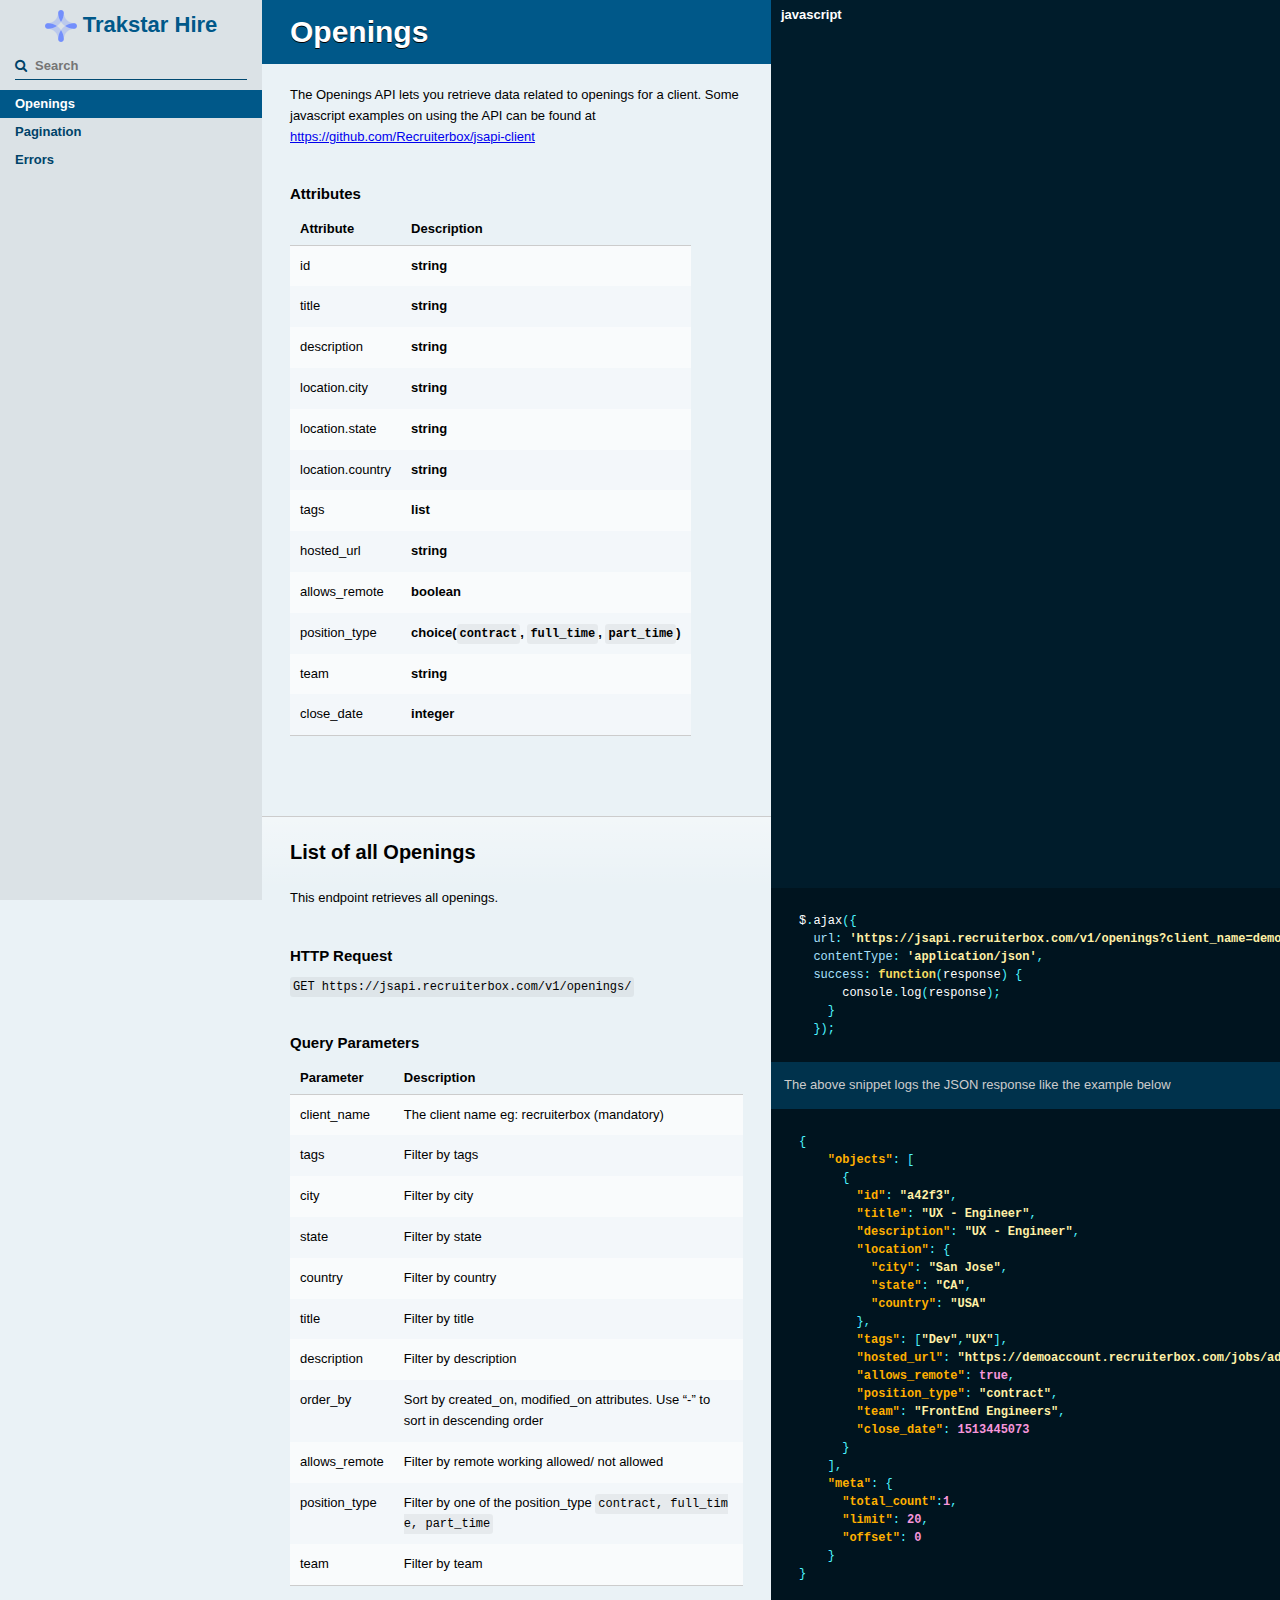
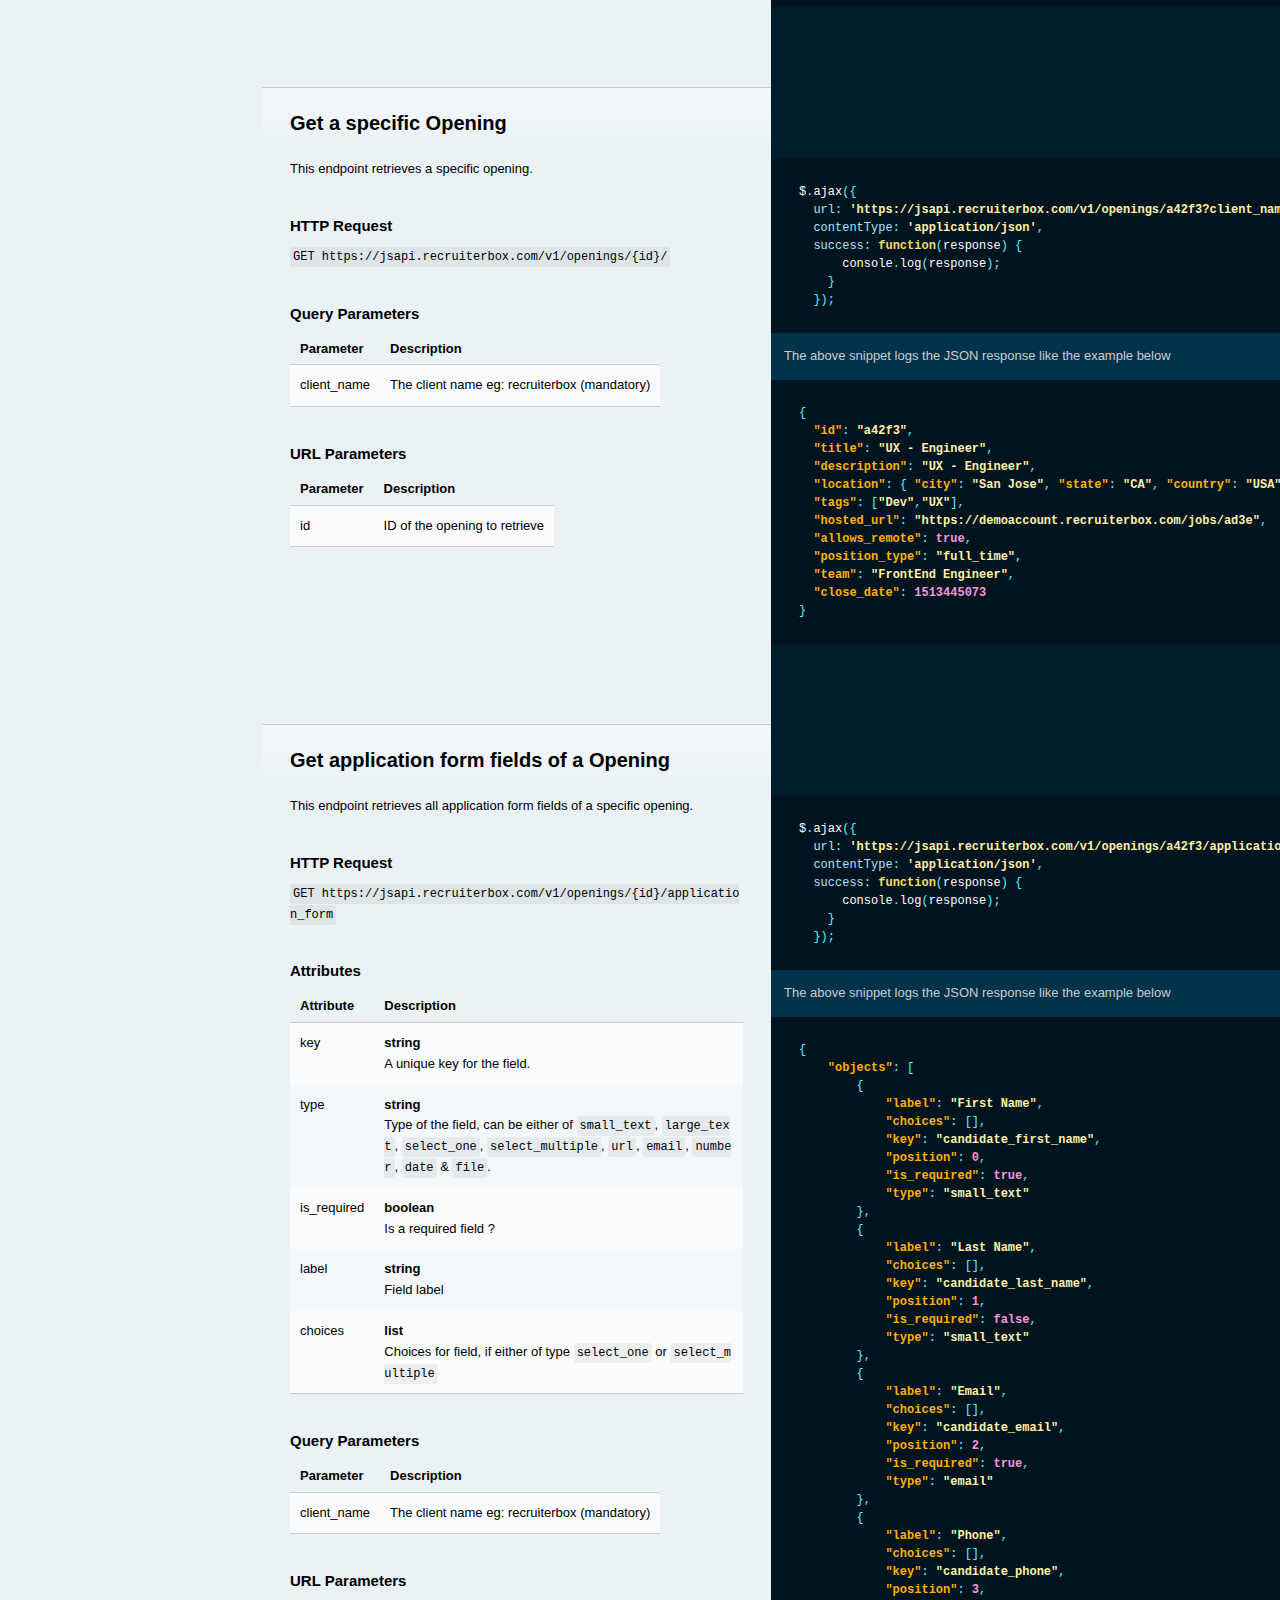
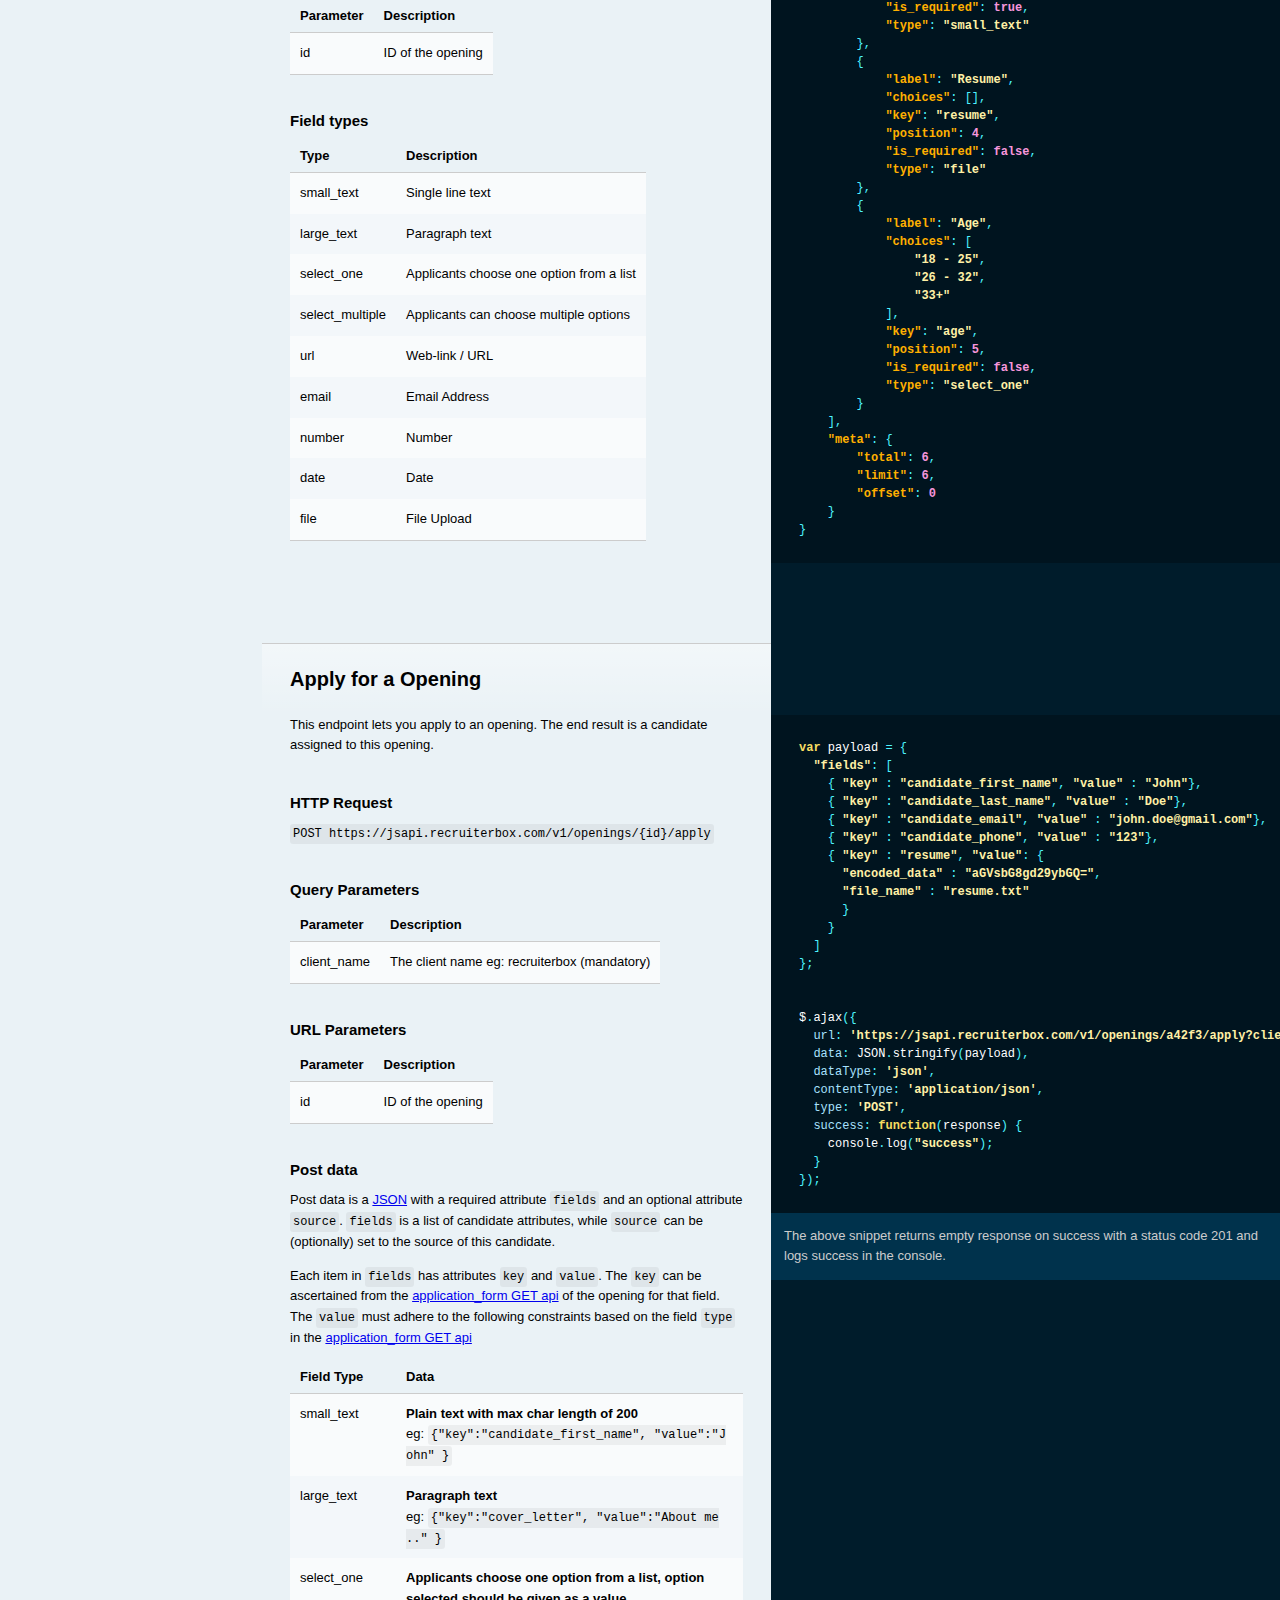
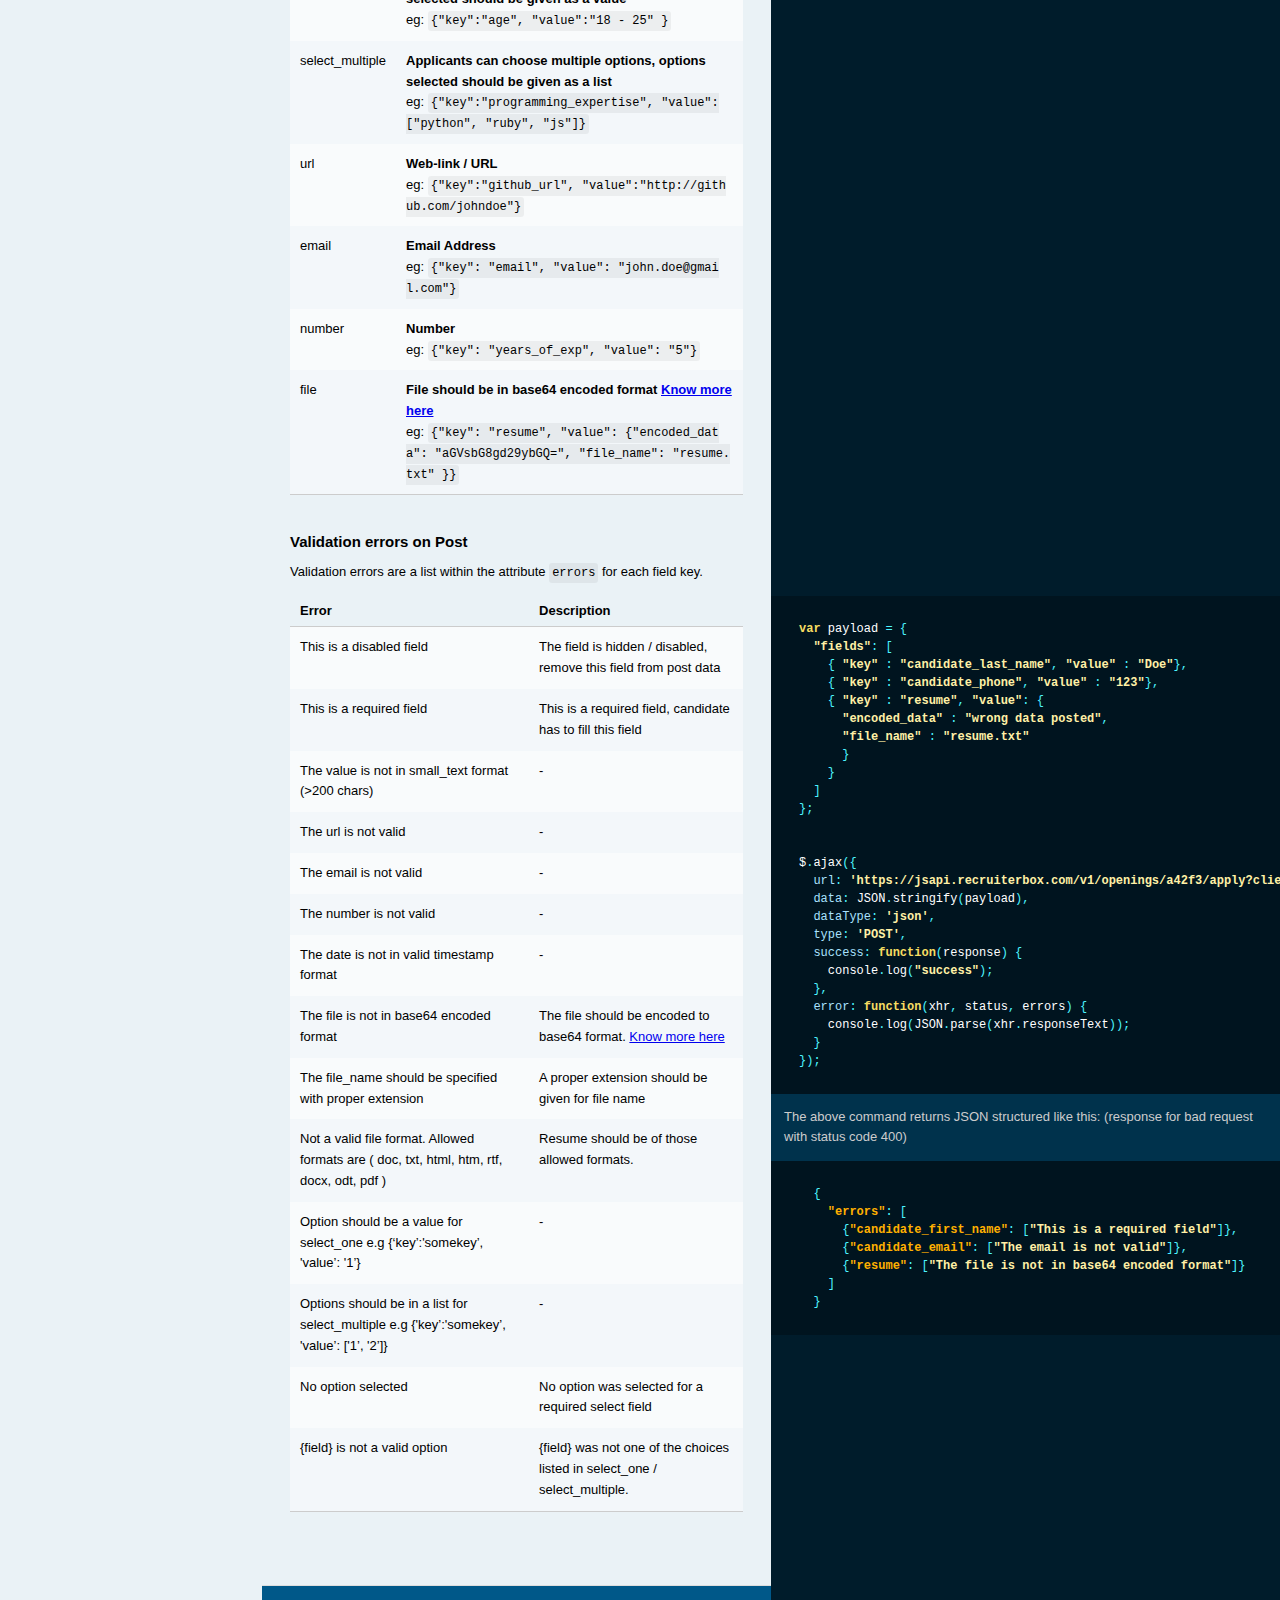
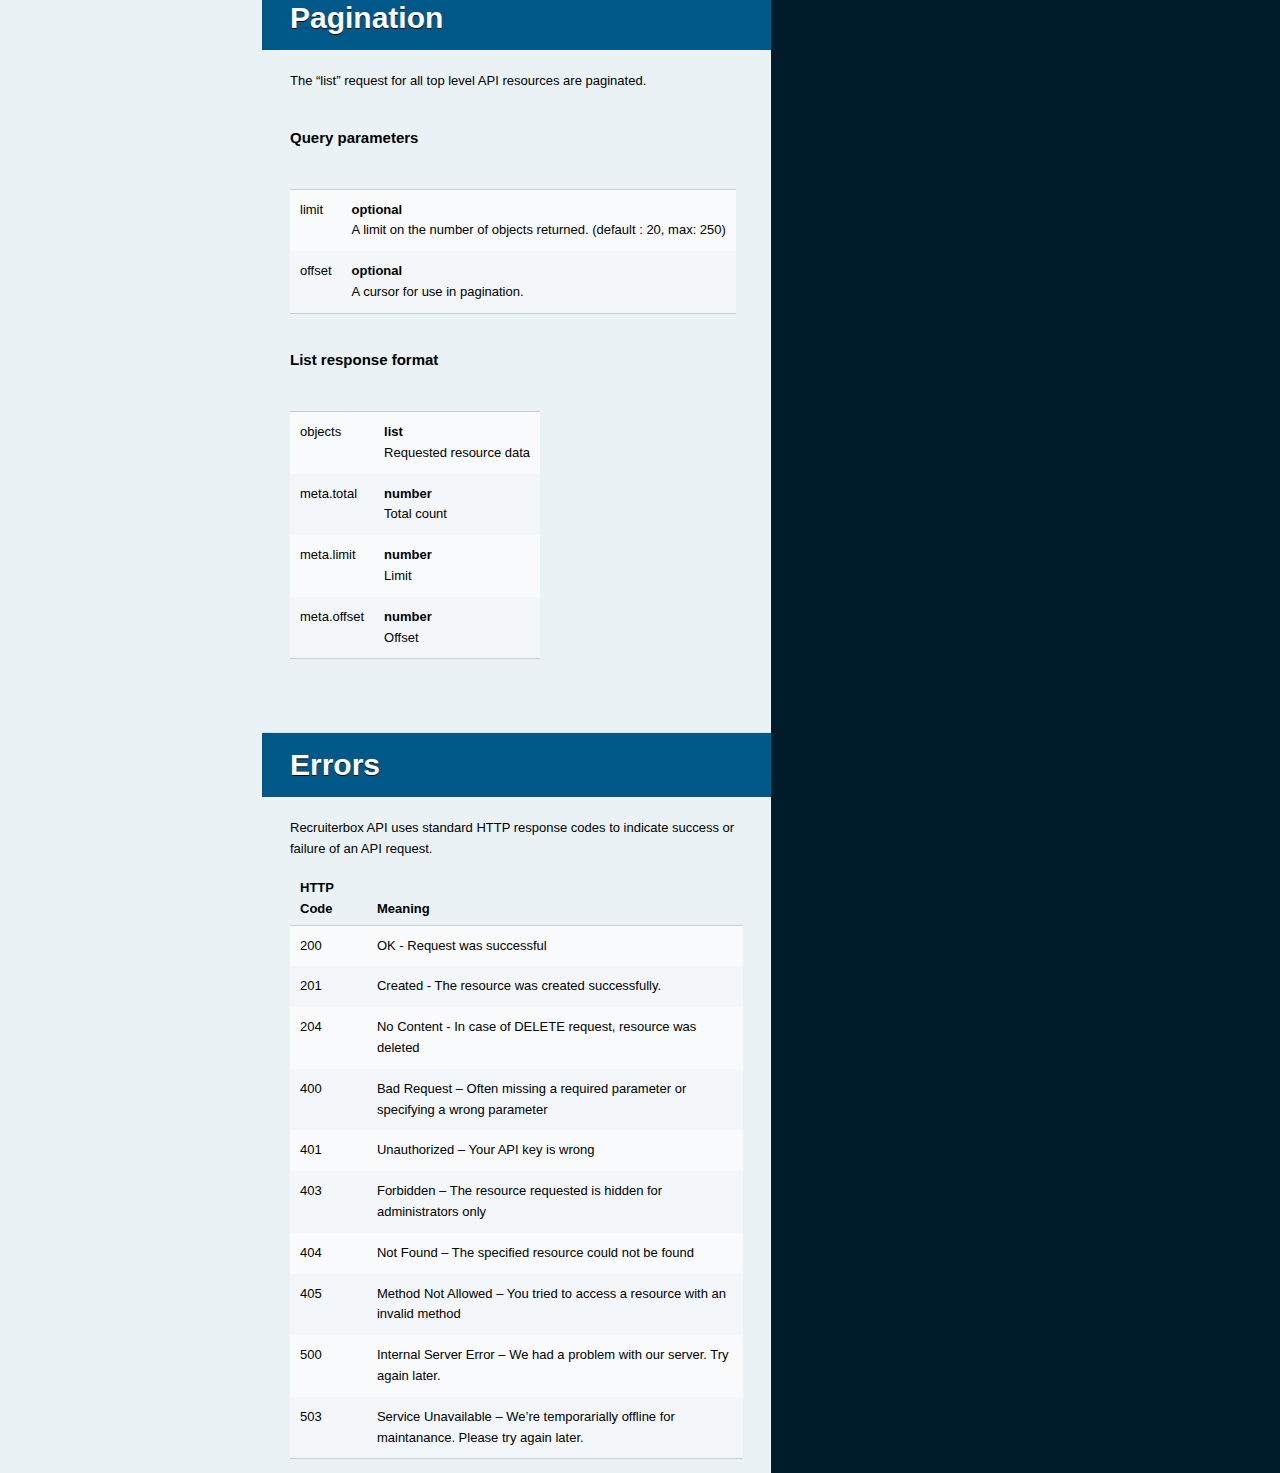
<file: frontend_api.html>
<!doctype html>
<html>
  <head>
    <meta charset="utf-8">
    <meta content="IE=edge,chrome=1" http-equiv="X-UA-Compatible">
    <meta name="viewport" content="width=device-width, initial-scale=1, maximum-scale=1">
    <title>Frontend API - Trakstar Hire | API Reference</title>
    <link href="https://d3jh6x9ql4u669.cloudfront.net/proxima-nova-webfont.css" rel="stylesheet"/>
    <style>
      .highlight table td { padding: 5px; }
.highlight table pre { margin: 0; }
.highlight {
  color: #faf6e4;
  background-color: #122b3b;
}
.highlight .gl {
  color: #dee5e7;
  background-color: #4e5d62;
}
.highlight .c, .highlight .cd, .highlight .cm, .highlight .c1, .highlight .cs {
  color: #6c8b9f;
  font-style: italic;
}
.highlight .cp {
  color: #b2fd6d;
  font-weight: bold;
  font-style: italic;
}
.highlight .err {
  color: #fefeec;
  background-color: #cc0000;
}
.highlight .gr {
  color: #fefeec;
  background-color: #cc0000;
}
.highlight .k, .highlight .kd, .highlight .kv {
  color: #f6dd62;
  font-weight: bold;
}
.highlight .o, .highlight .ow {
  color: #4df4ff;
}
.highlight .p, .highlight .pi {
  color: #4df4ff;
}
.highlight .gd {
  color: #cc0000;
}
.highlight .gi {
  color: #b2fd6d;
}
.highlight .ge {
  font-style: italic;
}
.highlight .gs {
  font-weight: bold;
}
.highlight .gt {
  color: #dee5e7;
  background-color: #4e5d62;
}
.highlight .kc {
  color: #f696db;
  font-weight: bold;
}
.highlight .kn {
  color: #ffb000;
  font-weight: bold;
}
.highlight .kp {
  color: #ffb000;
  font-weight: bold;
}
.highlight .kr {
  color: #ffb000;
  font-weight: bold;
}
.highlight .gh {
  color: #ffb000;
  font-weight: bold;
}
.highlight .gu {
  color: #ffb000;
  font-weight: bold;
}
.highlight .kt {
  color: #b2fd6d;
  font-weight: bold;
}
.highlight .no {
  color: #b2fd6d;
  font-weight: bold;
}
.highlight .nc {
  color: #b2fd6d;
  font-weight: bold;
}
.highlight .nd {
  color: #b2fd6d;
  font-weight: bold;
}
.highlight .nn {
  color: #b2fd6d;
  font-weight: bold;
}
.highlight .bp {
  color: #b2fd6d;
  font-weight: bold;
}
.highlight .ne {
  color: #b2fd6d;
  font-weight: bold;
}
.highlight .nl {
  color: #ffb000;
  font-weight: bold;
}
.highlight .nt {
  color: #ffb000;
  font-weight: bold;
}
.highlight .m, .highlight .mf, .highlight .mh, .highlight .mi, .highlight .il, .highlight .mo, .highlight .mb, .highlight .mx {
  color: #f696db;
  font-weight: bold;
}
.highlight .ld {
  color: #f696db;
  font-weight: bold;
}
.highlight .ss {
  color: #f696db;
  font-weight: bold;
}
.highlight .s, .highlight .sb, .highlight .sd, .highlight .s2, .highlight .sh, .highlight .sx, .highlight .sr, .highlight .s1 {
  color: #fff0a6;
  font-weight: bold;
}
.highlight .se {
  color: #4df4ff;
  font-weight: bold;
}
.highlight .sc {
  color: #4df4ff;
  font-weight: bold;
}
.highlight .si {
  color: #4df4ff;
  font-weight: bold;
}
.highlight .nb {
  font-weight: bold;
}
.highlight .ni {
  color: #999999;
  font-weight: bold;
}
.highlight .w {
  color: #BBBBBB;
}
.highlight .nf {
  color: #a8e1fe;
}
.highlight .py {
  color: #a8e1fe;
}
.highlight .na {
  color: #a8e1fe;
}
.highlight .nv, .highlight .vc, .highlight .vg, .highlight .vi {
  color: #a8e1fe;
  font-weight: bold;
}
    </style>
    <link href="stylesheets/screen.css" rel="stylesheet" media="screen" />
    <link href="stylesheets/print.css" rel="stylesheet" media="print" />
      <script src="javascripts/all.js"></script>
  </head>

  <body class="frontend_api" data-languages="[&quot;javascript&quot;]">
    <a href="#" id="nav-button">
      <span>
        NAV
        <img src="images/navbar.png" />
      </span>
    </a>
    <div class="tocify-wrapper">
      <div class="text-center logo">
        <a href="/">
          <img src="images/logo.png" /> <span>Trakstar Hire</span>
        </a>
      </div>
        <div class="lang-selector">
              <a href="#" data-language-name="javascript">javascript</a>
        </div>
        <div class="search">
          <input type="text" class="search" id="input-search" placeholder="Search">
        </div>
        <ul class="search-results"></ul>
      <div id="toc">
      </div>
    </div>
    <div class="page-wrapper">
      <div class="dark-box"></div>
      <div class="content">
        
          <h1 id="openings">Openings</h1>

<p>The Openings API lets you retrieve data related to openings for a client. Some javascript examples on using the API can be found at <a href="https://github.com/Recruiterbox/jsapi-client">https://github.com/Recruiterbox/jsapi-client</a></p>

<h3 id="attributes">Attributes</h3>

<table><thead>
<tr>
<th>Attribute</th>
<th>Description</th>
</tr>
</thead><tbody>
<tr>
<td>id</td>
<td><strong>string</strong></td>
</tr>
<tr>
<td>title</td>
<td><strong>string</strong></td>
</tr>
<tr>
<td>description</td>
<td><strong>string</strong></td>
</tr>
<tr>
<td>location.city</td>
<td><strong>string</strong></td>
</tr>
<tr>
<td>location.state</td>
<td><strong>string</strong></td>
</tr>
<tr>
<td>location.country</td>
<td><strong>string</strong></td>
</tr>
<tr>
<td>tags</td>
<td><strong>list</strong></td>
</tr>
<tr>
<td>hosted_url</td>
<td><strong>string</strong></td>
</tr>
<tr>
<td>allows_remote</td>
<td><strong>boolean</strong></td>
</tr>
<tr>
<td>position_type</td>
<td><strong>choice(<code class="prettyprint">contract</code>, <code class="prettyprint">full_time</code>, <code class="prettyprint">part_time</code>) </strong></td>
</tr>
<tr>
<td>team</td>
<td><strong>string</strong></td>
</tr>
<tr>
<td>close_date</td>
<td><strong>integer</strong></td>
</tr>
</tbody></table>

<h2 id="list-of-all-openings">List of all Openings</h2>
<pre class="highlight javascript"><code><span class="nx">$</span><span class="p">.</span><span class="nx">ajax</span><span class="p">({</span>
  <span class="na">url</span><span class="p">:</span> <span class="s1">'https://jsapi.recruiterbox.com/v1/openings?client_name=demoaccount'</span><span class="p">,</span>
  <span class="na">contentType</span><span class="p">:</span> <span class="s1">'application/json'</span><span class="p">,</span>
  <span class="na">success</span><span class="p">:</span> <span class="kd">function</span><span class="p">(</span><span class="nx">response</span><span class="p">)</span> <span class="p">{</span>
      <span class="nx">console</span><span class="p">.</span><span class="nx">log</span><span class="p">(</span><span class="nx">response</span><span class="p">);</span>
    <span class="p">}</span>
  <span class="p">});</span>
</code></pre>

<blockquote>
<p>The above snippet logs the JSON response like the example below</p>
</blockquote>
<pre class="highlight json"><code><span class="p">{</span><span class="w">
    </span><span class="nt">"objects"</span><span class="p">:</span><span class="w"> </span><span class="p">[</span><span class="w">
      </span><span class="p">{</span><span class="w">
        </span><span class="nt">"id"</span><span class="p">:</span><span class="w"> </span><span class="s2">"a42f3"</span><span class="p">,</span><span class="w">
        </span><span class="nt">"title"</span><span class="p">:</span><span class="w"> </span><span class="s2">"UX - Engineer"</span><span class="p">,</span><span class="w">
        </span><span class="nt">"description"</span><span class="p">:</span><span class="w"> </span><span class="s2">"UX - Engineer"</span><span class="p">,</span><span class="w">
        </span><span class="nt">"location"</span><span class="p">:</span><span class="w"> </span><span class="p">{</span><span class="w">
          </span><span class="nt">"city"</span><span class="p">:</span><span class="w"> </span><span class="s2">"San Jose"</span><span class="p">,</span><span class="w">
          </span><span class="nt">"state"</span><span class="p">:</span><span class="w"> </span><span class="s2">"CA"</span><span class="p">,</span><span class="w">
          </span><span class="nt">"country"</span><span class="p">:</span><span class="w"> </span><span class="s2">"USA"</span><span class="w">
        </span><span class="p">},</span><span class="w">
        </span><span class="nt">"tags"</span><span class="p">:</span><span class="w"> </span><span class="p">[</span><span class="s2">"Dev"</span><span class="p">,</span><span class="s2">"UX"</span><span class="p">],</span><span class="w">
        </span><span class="nt">"hosted_url"</span><span class="p">:</span><span class="w"> </span><span class="s2">"https://demoaccount.recruiterbox.com/jobs/ad3e"</span><span class="p">,</span><span class="w">
        </span><span class="nt">"allows_remote"</span><span class="p">:</span><span class="w"> </span><span class="kc">true</span><span class="p">,</span><span class="w">
        </span><span class="nt">"position_type"</span><span class="p">:</span><span class="w"> </span><span class="s2">"contract"</span><span class="p">,</span><span class="w">
        </span><span class="nt">"team"</span><span class="p">:</span><span class="w"> </span><span class="s2">"FrontEnd Engineers"</span><span class="p">,</span><span class="w">
        </span><span class="nt">"close_date"</span><span class="p">:</span><span class="w"> </span><span class="mi">1513445073</span><span class="w">
      </span><span class="p">}</span><span class="w">
    </span><span class="p">],</span><span class="w">
    </span><span class="nt">"meta"</span><span class="p">:</span><span class="w"> </span><span class="p">{</span><span class="w">
      </span><span class="nt">"total_count"</span><span class="p">:</span><span class="mi">1</span><span class="p">,</span><span class="w">
      </span><span class="nt">"limit"</span><span class="p">:</span><span class="w"> </span><span class="mi">20</span><span class="p">,</span><span class="w">
      </span><span class="nt">"offset"</span><span class="p">:</span><span class="w"> </span><span class="mi">0</span><span class="w">
    </span><span class="p">}</span><span class="w">
</span><span class="p">}</span><span class="w">
</span></code></pre>

<p>This endpoint retrieves all openings.</p>

<h3 id="http-request">HTTP Request</h3>

<p><code class="prettyprint">GET https://jsapi.recruiterbox.com/v1/openings/</code></p>

<h3 id="query-parameters">Query Parameters</h3>

<table><thead>
<tr>
<th>Parameter</th>
<th>Description</th>
</tr>
</thead><tbody>
<tr>
<td>client_name</td>
<td>The client name eg: recruiterbox (mandatory)</td>
</tr>
<tr>
<td>tags</td>
<td>Filter by tags</td>
</tr>
<tr>
<td>city</td>
<td>Filter by city</td>
</tr>
<tr>
<td>state</td>
<td>Filter by state</td>
</tr>
<tr>
<td>country</td>
<td>Filter by country</td>
</tr>
<tr>
<td>title</td>
<td>Filter by title</td>
</tr>
<tr>
<td>description</td>
<td>Filter by description</td>
</tr>
<tr>
<td>order_by</td>
<td>Sort by created_on, modified_on attributes. Use &ldquo;-&rdquo; to sort in descending order</td>
</tr>
<tr>
<td>allows_remote</td>
<td>Filter by remote working allowed/ not allowed</td>
</tr>
<tr>
<td>position_type</td>
<td>Filter by one of the position_type <code class="prettyprint">contract, full_time, part_time</code></td>
</tr>
<tr>
<td>team</td>
<td>Filter by team</td>
</tr>
</tbody></table>

<h2 id="get-a-specific-opening">Get a specific Opening</h2>
<pre class="highlight javascript"><code><span class="nx">$</span><span class="p">.</span><span class="nx">ajax</span><span class="p">({</span>
  <span class="na">url</span><span class="p">:</span> <span class="s1">'https://jsapi.recruiterbox.com/v1/openings/a42f3?client_name=demoaccount'</span><span class="p">,</span>
  <span class="na">contentType</span><span class="p">:</span> <span class="s1">'application/json'</span><span class="p">,</span>
  <span class="na">success</span><span class="p">:</span> <span class="kd">function</span><span class="p">(</span><span class="nx">response</span><span class="p">)</span> <span class="p">{</span>
      <span class="nx">console</span><span class="p">.</span><span class="nx">log</span><span class="p">(</span><span class="nx">response</span><span class="p">);</span>
    <span class="p">}</span>
  <span class="p">});</span>
</code></pre>

<blockquote>
<p>The above snippet logs the JSON response like the example below</p>
</blockquote>
<pre class="highlight json"><code><span class="p">{</span><span class="w">
  </span><span class="nt">"id"</span><span class="p">:</span><span class="w"> </span><span class="s2">"a42f3"</span><span class="p">,</span><span class="w">
  </span><span class="nt">"title"</span><span class="p">:</span><span class="w"> </span><span class="s2">"UX - Engineer"</span><span class="p">,</span><span class="w">
  </span><span class="nt">"description"</span><span class="p">:</span><span class="w"> </span><span class="s2">"UX - Engineer"</span><span class="p">,</span><span class="w">
  </span><span class="nt">"location"</span><span class="p">:</span><span class="w"> </span><span class="p">{</span><span class="w"> </span><span class="nt">"city"</span><span class="p">:</span><span class="w"> </span><span class="s2">"San Jose"</span><span class="p">,</span><span class="w"> </span><span class="nt">"state"</span><span class="p">:</span><span class="w"> </span><span class="s2">"CA"</span><span class="p">,</span><span class="w"> </span><span class="nt">"country"</span><span class="p">:</span><span class="w"> </span><span class="s2">"USA"</span><span class="p">},</span><span class="w">
  </span><span class="nt">"tags"</span><span class="p">:</span><span class="w"> </span><span class="p">[</span><span class="s2">"Dev"</span><span class="p">,</span><span class="s2">"UX"</span><span class="p">],</span><span class="w">
  </span><span class="nt">"hosted_url"</span><span class="p">:</span><span class="w"> </span><span class="s2">"https://demoaccount.recruiterbox.com/jobs/ad3e"</span><span class="p">,</span><span class="w">
  </span><span class="nt">"allows_remote"</span><span class="p">:</span><span class="w"> </span><span class="kc">true</span><span class="p">,</span><span class="w">
  </span><span class="nt">"position_type"</span><span class="p">:</span><span class="w"> </span><span class="s2">"full_time"</span><span class="p">,</span><span class="w">
  </span><span class="nt">"team"</span><span class="p">:</span><span class="w"> </span><span class="s2">"FrontEnd Engineer"</span><span class="p">,</span><span class="w">
  </span><span class="nt">"close_date"</span><span class="p">:</span><span class="w"> </span><span class="mi">1513445073</span><span class="w">
</span><span class="p">}</span><span class="w">
</span></code></pre>

<p>This endpoint retrieves a specific opening.</p>

<h3 id="http-request">HTTP Request</h3>

<p><code class="prettyprint">GET https://jsapi.recruiterbox.com/v1/openings/{id}/</code></p>

<h3 id="query-parameters">Query Parameters</h3>

<table><thead>
<tr>
<th>Parameter</th>
<th>Description</th>
</tr>
</thead><tbody>
<tr>
<td>client_name</td>
<td>The client name eg: recruiterbox (mandatory)</td>
</tr>
</tbody></table>

<h3 id="url-parameters">URL Parameters</h3>

<table><thead>
<tr>
<th>Parameter</th>
<th>Description</th>
</tr>
</thead><tbody>
<tr>
<td>id</td>
<td>ID of the opening to retrieve</td>
</tr>
</tbody></table>

<h2 id="get-application-form-fields-of-a-opening">Get application form fields of a Opening</h2>
<pre class="highlight javascript"><code><span class="nx">$</span><span class="p">.</span><span class="nx">ajax</span><span class="p">({</span>
  <span class="na">url</span><span class="p">:</span> <span class="s1">'https://jsapi.recruiterbox.com/v1/openings/a42f3/application_form?client_name=demoaccount'</span><span class="p">,</span>
  <span class="na">contentType</span><span class="p">:</span> <span class="s1">'application/json'</span><span class="p">,</span>
  <span class="na">success</span><span class="p">:</span> <span class="kd">function</span><span class="p">(</span><span class="nx">response</span><span class="p">)</span> <span class="p">{</span>
      <span class="nx">console</span><span class="p">.</span><span class="nx">log</span><span class="p">(</span><span class="nx">response</span><span class="p">);</span>
    <span class="p">}</span>
  <span class="p">});</span>
</code></pre>

<blockquote>
<p>The above snippet logs the JSON response like the example below</p>
</blockquote>
<pre class="highlight json"><code><span class="p">{</span><span class="w">
    </span><span class="nt">"objects"</span><span class="p">:</span><span class="w"> </span><span class="p">[</span><span class="w">
        </span><span class="p">{</span><span class="w">
            </span><span class="nt">"label"</span><span class="p">:</span><span class="w"> </span><span class="s2">"First Name"</span><span class="p">,</span><span class="w">
            </span><span class="nt">"choices"</span><span class="p">:</span><span class="w"> </span><span class="p">[],</span><span class="w">
            </span><span class="nt">"key"</span><span class="p">:</span><span class="w"> </span><span class="s2">"candidate_first_name"</span><span class="p">,</span><span class="w">
            </span><span class="nt">"position"</span><span class="p">:</span><span class="w"> </span><span class="mi">0</span><span class="p">,</span><span class="w">
            </span><span class="nt">"is_required"</span><span class="p">:</span><span class="w"> </span><span class="kc">true</span><span class="p">,</span><span class="w">
            </span><span class="nt">"type"</span><span class="p">:</span><span class="w"> </span><span class="s2">"small_text"</span><span class="w">
        </span><span class="p">},</span><span class="w">
        </span><span class="p">{</span><span class="w">
            </span><span class="nt">"label"</span><span class="p">:</span><span class="w"> </span><span class="s2">"Last Name"</span><span class="p">,</span><span class="w">
            </span><span class="nt">"choices"</span><span class="p">:</span><span class="w"> </span><span class="p">[],</span><span class="w">
            </span><span class="nt">"key"</span><span class="p">:</span><span class="w"> </span><span class="s2">"candidate_last_name"</span><span class="p">,</span><span class="w">
            </span><span class="nt">"position"</span><span class="p">:</span><span class="w"> </span><span class="mi">1</span><span class="p">,</span><span class="w">
            </span><span class="nt">"is_required"</span><span class="p">:</span><span class="w"> </span><span class="kc">false</span><span class="p">,</span><span class="w">
            </span><span class="nt">"type"</span><span class="p">:</span><span class="w"> </span><span class="s2">"small_text"</span><span class="w">
        </span><span class="p">},</span><span class="w">
        </span><span class="p">{</span><span class="w">
            </span><span class="nt">"label"</span><span class="p">:</span><span class="w"> </span><span class="s2">"Email"</span><span class="p">,</span><span class="w">
            </span><span class="nt">"choices"</span><span class="p">:</span><span class="w"> </span><span class="p">[],</span><span class="w">
            </span><span class="nt">"key"</span><span class="p">:</span><span class="w"> </span><span class="s2">"candidate_email"</span><span class="p">,</span><span class="w">
            </span><span class="nt">"position"</span><span class="p">:</span><span class="w"> </span><span class="mi">2</span><span class="p">,</span><span class="w">
            </span><span class="nt">"is_required"</span><span class="p">:</span><span class="w"> </span><span class="kc">true</span><span class="p">,</span><span class="w">
            </span><span class="nt">"type"</span><span class="p">:</span><span class="w"> </span><span class="s2">"email"</span><span class="w">
        </span><span class="p">},</span><span class="w">
        </span><span class="p">{</span><span class="w">
            </span><span class="nt">"label"</span><span class="p">:</span><span class="w"> </span><span class="s2">"Phone"</span><span class="p">,</span><span class="w">
            </span><span class="nt">"choices"</span><span class="p">:</span><span class="w"> </span><span class="p">[],</span><span class="w">
            </span><span class="nt">"key"</span><span class="p">:</span><span class="w"> </span><span class="s2">"candidate_phone"</span><span class="p">,</span><span class="w">
            </span><span class="nt">"position"</span><span class="p">:</span><span class="w"> </span><span class="mi">3</span><span class="p">,</span><span class="w">
            </span><span class="nt">"is_required"</span><span class="p">:</span><span class="w"> </span><span class="kc">true</span><span class="p">,</span><span class="w">
            </span><span class="nt">"type"</span><span class="p">:</span><span class="w"> </span><span class="s2">"small_text"</span><span class="w">
        </span><span class="p">},</span><span class="w">
        </span><span class="p">{</span><span class="w">
            </span><span class="nt">"label"</span><span class="p">:</span><span class="w"> </span><span class="s2">"Resume"</span><span class="p">,</span><span class="w">
            </span><span class="nt">"choices"</span><span class="p">:</span><span class="w"> </span><span class="p">[],</span><span class="w">
            </span><span class="nt">"key"</span><span class="p">:</span><span class="w"> </span><span class="s2">"resume"</span><span class="p">,</span><span class="w">
            </span><span class="nt">"position"</span><span class="p">:</span><span class="w"> </span><span class="mi">4</span><span class="p">,</span><span class="w">
            </span><span class="nt">"is_required"</span><span class="p">:</span><span class="w"> </span><span class="kc">false</span><span class="p">,</span><span class="w">
            </span><span class="nt">"type"</span><span class="p">:</span><span class="w"> </span><span class="s2">"file"</span><span class="w">
        </span><span class="p">},</span><span class="w">
        </span><span class="p">{</span><span class="w">
            </span><span class="nt">"label"</span><span class="p">:</span><span class="w"> </span><span class="s2">"Age"</span><span class="p">,</span><span class="w">
            </span><span class="nt">"choices"</span><span class="p">:</span><span class="w"> </span><span class="p">[</span><span class="w">
                </span><span class="s2">"18 - 25"</span><span class="p">,</span><span class="w">
                </span><span class="s2">"26 - 32"</span><span class="p">,</span><span class="w">
                </span><span class="s2">"33+"</span><span class="w">
            </span><span class="p">],</span><span class="w">
            </span><span class="nt">"key"</span><span class="p">:</span><span class="w"> </span><span class="s2">"age"</span><span class="p">,</span><span class="w">
            </span><span class="nt">"position"</span><span class="p">:</span><span class="w"> </span><span class="mi">5</span><span class="p">,</span><span class="w">
            </span><span class="nt">"is_required"</span><span class="p">:</span><span class="w"> </span><span class="kc">false</span><span class="p">,</span><span class="w">
            </span><span class="nt">"type"</span><span class="p">:</span><span class="w"> </span><span class="s2">"select_one"</span><span class="w">
        </span><span class="p">}</span><span class="w">
    </span><span class="p">],</span><span class="w">
    </span><span class="nt">"meta"</span><span class="p">:</span><span class="w"> </span><span class="p">{</span><span class="w">
        </span><span class="nt">"total"</span><span class="p">:</span><span class="w"> </span><span class="mi">6</span><span class="p">,</span><span class="w">
        </span><span class="nt">"limit"</span><span class="p">:</span><span class="w"> </span><span class="mi">6</span><span class="p">,</span><span class="w">
        </span><span class="nt">"offset"</span><span class="p">:</span><span class="w"> </span><span class="mi">0</span><span class="w">
    </span><span class="p">}</span><span class="w">
</span><span class="p">}</span><span class="w">
</span></code></pre>

<p>This endpoint retrieves all application form fields of a specific opening.</p>

<h3 id="http-request">HTTP Request</h3>

<p><code class="prettyprint">GET https://jsapi.recruiterbox.com/v1/openings/{id}/application_form</code></p>

<h3 id="attributes">Attributes</h3>

<table><thead>
<tr>
<th>Attribute</th>
<th>Description</th>
</tr>
</thead><tbody>
<tr>
<td>key</td>
<td><strong>string</strong> A unique key for the field.</td>
</tr>
<tr>
<td>type</td>
<td><strong>string</strong> Type of the field, can be either of <code class="prettyprint">small_text</code>, <code class="prettyprint">large_text</code>, <code class="prettyprint">select_one</code>, <code class="prettyprint">select_multiple</code>, <code class="prettyprint">url</code>, <code class="prettyprint">email</code>, <code class="prettyprint">number</code>, <code class="prettyprint">date</code> &amp; <code class="prettyprint">file</code>.</td>
</tr>
<tr>
<td>is_required</td>
<td><strong>boolean</strong> Is a required field ?</td>
</tr>
<tr>
<td>label</td>
<td><strong>string</strong> Field label</td>
</tr>
<tr>
<td>choices</td>
<td><strong>list</strong> Choices for field, if either of type <code class="prettyprint">select_one</code> or <code class="prettyprint">select_multiple</code></td>
</tr>
</tbody></table>

<h3 id="query-parameters">Query Parameters</h3>

<table><thead>
<tr>
<th>Parameter</th>
<th>Description</th>
</tr>
</thead><tbody>
<tr>
<td>client_name</td>
<td>The client name eg: recruiterbox (mandatory)</td>
</tr>
</tbody></table>

<h3 id="url-parameters">URL Parameters</h3>

<table><thead>
<tr>
<th>Parameter</th>
<th>Description</th>
</tr>
</thead><tbody>
<tr>
<td>id</td>
<td>ID of the opening</td>
</tr>
</tbody></table>

<h3 id="field-types">Field types</h3>

<table><thead>
<tr>
<th>Type</th>
<th>Description</th>
</tr>
</thead><tbody>
<tr>
<td>small_text</td>
<td>Single line text</td>
</tr>
<tr>
<td>large_text</td>
<td>Paragraph text</td>
</tr>
<tr>
<td>select_one</td>
<td>Applicants choose one option from a list</td>
</tr>
<tr>
<td>select_multiple</td>
<td>Applicants can choose multiple options</td>
</tr>
<tr>
<td>url</td>
<td>Web-link / URL</td>
</tr>
<tr>
<td>email</td>
<td>Email Address</td>
</tr>
<tr>
<td>number</td>
<td>Number</td>
</tr>
<tr>
<td>date</td>
<td>Date</td>
</tr>
<tr>
<td>file</td>
<td>File Upload</td>
</tr>
</tbody></table>

<h2 id="apply-for-a-opening">Apply for a Opening</h2>
<pre class="highlight javascript"><code><span class="kd">var</span> <span class="nx">payload</span> <span class="o">=</span> <span class="p">{</span>
  <span class="s2">"fields"</span><span class="p">:</span> <span class="p">[</span>
    <span class="p">{</span> <span class="s2">"key"</span> <span class="p">:</span> <span class="s2">"candidate_first_name"</span><span class="p">,</span> <span class="s2">"value"</span> <span class="p">:</span> <span class="s2">"John"</span><span class="p">},</span>
    <span class="p">{</span> <span class="s2">"key"</span> <span class="p">:</span> <span class="s2">"candidate_last_name"</span><span class="p">,</span> <span class="s2">"value"</span> <span class="p">:</span> <span class="s2">"Doe"</span><span class="p">},</span>
    <span class="p">{</span> <span class="s2">"key"</span> <span class="p">:</span> <span class="s2">"candidate_email"</span><span class="p">,</span> <span class="s2">"value"</span> <span class="p">:</span> <span class="s2">"john.doe@gmail.com"</span><span class="p">},</span>
    <span class="p">{</span> <span class="s2">"key"</span> <span class="p">:</span> <span class="s2">"candidate_phone"</span><span class="p">,</span> <span class="s2">"value"</span> <span class="p">:</span> <span class="s2">"123"</span><span class="p">},</span>
    <span class="p">{</span> <span class="s2">"key"</span> <span class="p">:</span> <span class="s2">"resume"</span><span class="p">,</span> <span class="s2">"value"</span><span class="p">:</span> <span class="p">{</span>
      <span class="s2">"encoded_data"</span> <span class="p">:</span> <span class="s2">"aGVsbG8gd29ybGQ="</span><span class="p">,</span>
      <span class="s2">"file_name"</span> <span class="p">:</span> <span class="s2">"resume.txt"</span>
      <span class="p">}</span>
    <span class="p">}</span>
  <span class="p">]</span>
<span class="p">};</span>


<span class="nx">$</span><span class="p">.</span><span class="nx">ajax</span><span class="p">({</span>
  <span class="na">url</span><span class="p">:</span> <span class="s1">'https://jsapi.recruiterbox.com/v1/openings/a42f3/apply?client_name=demoaccount'</span><span class="p">,</span>
  <span class="na">data</span><span class="p">:</span> <span class="nx">JSON</span><span class="p">.</span><span class="nx">stringify</span><span class="p">(</span><span class="nx">payload</span><span class="p">),</span>
  <span class="na">dataType</span><span class="p">:</span> <span class="s1">'json'</span><span class="p">,</span>
  <span class="na">contentType</span><span class="p">:</span> <span class="s1">'application/json'</span><span class="p">,</span>
  <span class="na">type</span><span class="p">:</span> <span class="s1">'POST'</span><span class="p">,</span>
  <span class="na">success</span><span class="p">:</span> <span class="kd">function</span><span class="p">(</span><span class="nx">response</span><span class="p">)</span> <span class="p">{</span>
    <span class="nx">console</span><span class="p">.</span><span class="nx">log</span><span class="p">(</span><span class="s2">"success"</span><span class="p">);</span>
  <span class="p">}</span>
<span class="p">});</span>
</code></pre>

<blockquote>
<p>The above snippet returns empty response on success with a status code 201 and logs success in the console.</p>
</blockquote>

<p>This endpoint lets you apply to an opening. The end result is a candidate assigned to this opening.</p>

<h3 id="http-request">HTTP Request</h3>

<p><code class="prettyprint">POST https://jsapi.recruiterbox.com/v1/openings/{id}/apply</code></p>

<h3 id="query-parameters">Query Parameters</h3>

<table><thead>
<tr>
<th>Parameter</th>
<th>Description</th>
</tr>
</thead><tbody>
<tr>
<td>client_name</td>
<td>The client name eg: recruiterbox (mandatory)</td>
</tr>
</tbody></table>

<h3 id="url-parameters">URL Parameters</h3>

<table><thead>
<tr>
<th>Parameter</th>
<th>Description</th>
</tr>
</thead><tbody>
<tr>
<td>id</td>
<td>ID of the opening</td>
</tr>
</tbody></table>

<h3 id="post-data">Post data</h3>

<p>Post data is a <a href="http://en.wikipedia.org/wiki/JSON" target="_blank">JSON</a> with a required attribute <code class="prettyprint">fields</code> and an optional attribute <code class="prettyprint">source</code>. <code class="prettyprint">fields</code> is a list of candidate attributes, while <code class="prettyprint">source</code> can be (optionally) set to the source of this candidate.</p>

<p>Each item in <code class="prettyprint">fields</code> has attributes <code class="prettyprint">key</code> and <code class="prettyprint">value</code>. The <code class="prettyprint">key</code> can be ascertained from the <a href="#get-application-form-fields-of-a-opening">application_form GET api</a> of the opening for that field. The <code class="prettyprint">value</code> must adhere to the following constraints based on the field <code class="prettyprint">type</code> in the <a href="#get-application-form-fields-of-a-opening">application_form GET api</a></p>

<table><thead>
<tr>
<th>Field Type</th>
<th>Data</th>
</tr>
</thead><tbody>
<tr>
<td>small_text</td>
<td><strong>Plain text with max char length of 200</strong> eg: <code class="prettyprint">{&quot;key&quot;:&quot;candidate_first_name&quot;, &quot;value&quot;:&quot;John&quot; }</code></td>
</tr>
<tr>
<td>large_text</td>
<td><strong>Paragraph text</strong> eg: <code class="prettyprint">{&quot;key&quot;:&quot;cover_letter&quot;, &quot;value&quot;:&quot;About me ..&quot; }</code></td>
</tr>
<tr>
<td>select_one</td>
<td><strong>Applicants choose one option from a list, option selected should be given as a value</strong> eg: <code class="prettyprint">{&quot;key&quot;:&quot;age&quot;, &quot;value&quot;:&quot;18 - 25&quot; }</code></td>
</tr>
<tr>
<td>select_multiple</td>
<td><strong>Applicants can choose multiple options, options selected should be given as a list</strong> eg: <code class="prettyprint">{&quot;key&quot;:&quot;programming_expertise&quot;, &quot;value&quot;:[&quot;python&quot;, &quot;ruby&quot;, &quot;js&quot;]}</code></td>
</tr>
<tr>
<td>url</td>
<td><strong>Web-link / URL</strong> eg: <code class="prettyprint">{&quot;key&quot;:&quot;github_url&quot;, &quot;value&quot;:&quot;http://github.com/johndoe&quot;}</code></td>
</tr>
<tr>
<td>email</td>
<td><strong>Email Address</strong> eg: <code class="prettyprint">{&quot;key&quot;: &quot;email&quot;, &quot;value&quot;: &quot;john.doe@gmail.com&quot;}</code></td>
</tr>
<tr>
<td>number</td>
<td><strong>Number</strong> eg: <code class="prettyprint">{&quot;key&quot;: &quot;years_of_exp&quot;, &quot;value&quot;: &quot;5&quot;}</code></td>
</tr>
<tr>
<td>file</td>
<td><strong>File should be in base64 encoded format <a href="http://en.wikipedia.org/wiki/Base64" target="_blank">Know more here</a></strong> eg: <code class="prettyprint">{&quot;key&quot;: &quot;resume&quot;, &quot;value&quot;: {&quot;encoded_data&quot;: &quot;aGVsbG8gd29ybGQ=&quot;, &quot;file_name&quot;: &quot;resume.txt&quot; }}</code></td>
</tr>
</tbody></table>

<h3 id="validation-errors-on-post">Validation errors on Post</h3>

<p>Validation errors are a list within the attribute <code class="prettyprint">errors</code> for each field key.</p>
<pre class="highlight javascript"><code><span class="kd">var</span> <span class="nx">payload</span> <span class="o">=</span> <span class="p">{</span>
  <span class="s2">"fields"</span><span class="p">:</span> <span class="p">[</span>
    <span class="p">{</span> <span class="s2">"key"</span> <span class="p">:</span> <span class="s2">"candidate_last_name"</span><span class="p">,</span> <span class="s2">"value"</span> <span class="p">:</span> <span class="s2">"Doe"</span><span class="p">},</span>
    <span class="p">{</span> <span class="s2">"key"</span> <span class="p">:</span> <span class="s2">"candidate_phone"</span><span class="p">,</span> <span class="s2">"value"</span> <span class="p">:</span> <span class="s2">"123"</span><span class="p">},</span>
    <span class="p">{</span> <span class="s2">"key"</span> <span class="p">:</span> <span class="s2">"resume"</span><span class="p">,</span> <span class="s2">"value"</span><span class="p">:</span> <span class="p">{</span>
      <span class="s2">"encoded_data"</span> <span class="p">:</span> <span class="s2">"wrong data posted"</span><span class="p">,</span>
      <span class="s2">"file_name"</span> <span class="p">:</span> <span class="s2">"resume.txt"</span>
      <span class="p">}</span>
    <span class="p">}</span>
  <span class="p">]</span>
<span class="p">};</span>


<span class="nx">$</span><span class="p">.</span><span class="nx">ajax</span><span class="p">({</span>
  <span class="na">url</span><span class="p">:</span> <span class="s1">'https://jsapi.recruiterbox.com/v1/openings/a42f3/apply?client_name=demoaccount'</span><span class="p">,</span>
  <span class="na">data</span><span class="p">:</span> <span class="nx">JSON</span><span class="p">.</span><span class="nx">stringify</span><span class="p">(</span><span class="nx">payload</span><span class="p">),</span>
  <span class="na">dataType</span><span class="p">:</span> <span class="s1">'json'</span><span class="p">,</span>
  <span class="na">type</span><span class="p">:</span> <span class="s1">'POST'</span><span class="p">,</span>
  <span class="na">success</span><span class="p">:</span> <span class="kd">function</span><span class="p">(</span><span class="nx">response</span><span class="p">)</span> <span class="p">{</span>
    <span class="nx">console</span><span class="p">.</span><span class="nx">log</span><span class="p">(</span><span class="s2">"success"</span><span class="p">);</span>
  <span class="p">},</span>
  <span class="na">error</span><span class="p">:</span> <span class="kd">function</span><span class="p">(</span><span class="nx">xhr</span><span class="p">,</span> <span class="nx">status</span><span class="p">,</span> <span class="nx">errors</span><span class="p">)</span> <span class="p">{</span>
    <span class="nx">console</span><span class="p">.</span><span class="nx">log</span><span class="p">(</span><span class="nx">JSON</span><span class="p">.</span><span class="nx">parse</span><span class="p">(</span><span class="nx">xhr</span><span class="p">.</span><span class="nx">responseText</span><span class="p">));</span>
  <span class="p">}</span>
<span class="p">});</span>
</code></pre>

<blockquote>
<p>The above command returns JSON structured like this: (response for bad request with status code 400)</p>
</blockquote>
<pre class="highlight json"><code><span class="w">  </span><span class="p">{</span><span class="w">
    </span><span class="nt">"errors"</span><span class="p">:</span><span class="w"> </span><span class="p">[</span><span class="w">
      </span><span class="p">{</span><span class="nt">"candidate_first_name"</span><span class="p">:</span><span class="w"> </span><span class="p">[</span><span class="s2">"This is a required field"</span><span class="p">]},</span><span class="w">
      </span><span class="p">{</span><span class="nt">"candidate_email"</span><span class="p">:</span><span class="w"> </span><span class="p">[</span><span class="s2">"The email is not valid"</span><span class="p">]},</span><span class="w">
      </span><span class="p">{</span><span class="nt">"resume"</span><span class="p">:</span><span class="w"> </span><span class="p">[</span><span class="s2">"The file is not in base64 encoded format"</span><span class="p">]}</span><span class="w">
    </span><span class="p">]</span><span class="w">
  </span><span class="p">}</span><span class="w">
</span></code></pre>

<table><thead>
<tr>
<th>Error</th>
<th>Description</th>
</tr>
</thead><tbody>
<tr>
<td>This is a disabled field</td>
<td>The field is hidden / disabled, remove this field from post data</td>
</tr>
<tr>
<td>This is a required field</td>
<td>This is a required field, candidate has to fill this field</td>
</tr>
<tr>
<td>The value is not in small_text format (&gt;200 chars)</td>
<td>-</td>
</tr>
<tr>
<td>The url is not valid</td>
<td>-</td>
</tr>
<tr>
<td>The email is not valid</td>
<td>-</td>
</tr>
<tr>
<td>The number is not valid</td>
<td>-</td>
</tr>
<tr>
<td>The date is not in valid timestamp format</td>
<td>-</td>
</tr>
<tr>
<td>The file is not in base64 encoded format</td>
<td>The file should be encoded to base64 format. <a href="http://en.wikipedia.org/wiki/Base64" target="_blank">Know more here</a></td>
</tr>
<tr>
<td>The file_name should be specified with proper extension</td>
<td>A proper extension should be given for file name</td>
</tr>
<tr>
<td>Not a valid file format. Allowed formats are ( doc, txt, html, htm, rtf, docx, odt, pdf )</td>
<td>Resume should be of those allowed formats.</td>
</tr>
<tr>
<td>Option should be a value for select_one e.g {&lsquo;key&rsquo;:&#39;somekey&rsquo;, &#39;value&rsquo;: &#39;1&rsquo;}</td>
<td>-</td>
</tr>
<tr>
<td>Options should be in a list for select_multiple e.g {&#39;key&rsquo;:&#39;somekey&rsquo;, &#39;value&rsquo;: [&#39;1&rsquo;, &#39;2&rsquo;]}</td>
<td>-</td>
</tr>
<tr>
<td>No option selected</td>
<td>No option was selected for a required select field</td>
</tr>
<tr>
<td>{field} is not a valid option</td>
<td>{field} was not one of the choices listed in select_one / select_multiple.</td>
</tr>
</tbody></table>

          <h1 id="pagination">Pagination</h1>

<p>The &ldquo;list&rdquo; request for all top level API resources are paginated.</p>

<h3 id="query-parameters">Query parameters</h3>

<table><thead>
<tr>
<th>&nbsp;</th>
<th>&nbsp;</th>
</tr>
</thead><tbody>
<tr>
<td>limit</td>
<td><strong>optional</strong> A limit on the number of objects returned. (default : 20, max: 250)</td>
</tr>
<tr>
<td>offset</td>
<td><strong>optional</strong> A cursor for use in pagination.</td>
</tr>
</tbody></table>

<h3 id="list-response-format">List response format</h3>

<table><thead>
<tr>
<th>&nbsp;</th>
<th>&nbsp;</th>
</tr>
</thead><tbody>
<tr>
<td>objects</td>
<td><strong>list</strong> Requested resource data</td>
</tr>
<tr>
<td>meta.total</td>
<td><strong>number</strong> Total count</td>
</tr>
<tr>
<td>meta.limit</td>
<td><strong>number</strong> Limit</td>
</tr>
<tr>
<td>meta.offset</td>
<td><strong>number</strong> Offset</td>
</tr>
</tbody></table>

          <h1 id="errors">Errors</h1>

<p>Recruiterbox API uses standard HTTP response codes to indicate success or failure of an API request.</p>

<table><thead>
<tr>
<th>HTTP Code</th>
<th>Meaning</th>
</tr>
</thead><tbody>
<tr>
<td>200</td>
<td>OK - Request was successful</td>
</tr>
<tr>
<td>201</td>
<td>Created - The resource was created successfully.</td>
</tr>
<tr>
<td>204</td>
<td>No Content - In case of DELETE request, resource was deleted</td>
</tr>
<tr>
<td>400</td>
<td>Bad Request &ndash; Often missing a required parameter or specifying a wrong parameter</td>
</tr>
<tr>
<td>401</td>
<td>Unauthorized &ndash; Your API key is wrong</td>
</tr>
<tr>
<td>403</td>
<td>Forbidden &ndash; The resource requested is hidden for administrators only</td>
</tr>
<tr>
<td>404</td>
<td>Not Found &ndash; The specified resource could not be found</td>
</tr>
<tr>
<td>405</td>
<td>Method Not Allowed &ndash; You tried to access a resource with an invalid method</td>
</tr>
<tr>
<td>500</td>
<td>Internal Server Error &ndash; We had a problem with our server. Try again later.</td>
</tr>
<tr>
<td>503</td>
<td>Service Unavailable &ndash; We&rsquo;re temporarially offline for maintanance. Please try again later.</td>
</tr>
</tbody></table>

      </div>
      <div class="dark-box">
          <div class="lang-selector">
                <a href="#" data-language-name="javascript">javascript</a>
          </div>
      </div>
    </div>
  </body>
</html>
</file>
<file: stylesheets/screen.css>
/*! normalize.css v3.0.2 | MIT License | git.io/normalize */html{font-family:sans-serif;-ms-text-size-adjust:100%;-webkit-text-size-adjust:100%}body{margin:0}article,aside,details,figcaption,figure,footer,header,hgroup,main,menu,nav,section,summary{display:block}audio,canvas,progress,video{display:inline-block;vertical-align:baseline}audio:not([controls]){display:none;height:0}[hidden],template{display:none}a{background-color:transparent}a:active,a:hover{outline:0}abbr[title]{border-bottom:1px dotted}b,strong{font-weight:bold}dfn{font-style:italic}h1{font-size:2em;margin:0.67em 0}mark{background:#ff0;color:#000}small{font-size:80%}sub,sup{font-size:75%;line-height:0;position:relative;vertical-align:baseline}sup{top:-0.5em}sub{bottom:-0.25em}img{border:0}svg:not(:root){overflow:hidden}figure{margin:1em 40px}hr{box-sizing:content-box;height:0}pre{overflow:auto}code,kbd,pre,samp{font-family:monospace, monospace;font-size:1em}button,input,optgroup,select,textarea{color:inherit;font:inherit;margin:0}button{overflow:visible}button,select{text-transform:none}button,html input[type="button"],input[type="reset"],input[type="submit"]{-webkit-appearance:button;cursor:pointer}button[disabled],html input[disabled]{cursor:default}button::-moz-focus-inner,input::-moz-focus-inner{border:0;padding:0}input{line-height:normal}input[type="checkbox"],input[type="radio"]{box-sizing:border-box;padding:0}input[type="number"]::-webkit-inner-spin-button,input[type="number"]::-webkit-outer-spin-button{height:auto}input[type="search"]{-webkit-appearance:textfield;box-sizing:content-box}input[type="search"]::-webkit-search-cancel-button,input[type="search"]::-webkit-search-decoration{-webkit-appearance:none}fieldset{border:1px solid #c0c0c0;margin:0 2px;padding:0.35em 0.625em 0.75em}legend{border:0;padding:0}textarea{overflow:auto}optgroup{font-weight:bold}table{border-collapse:collapse;border-spacing:0}td,th{padding:0}.content h1,.content h2,.content h3,.content h4,.content h5,.content h6,html,body{font-family:"proxima-nova", "Helvetica Neue", Helvetica, Arial, "Microsoft Yahei","微软雅黑", STXihei, "华文细黑", sans-serif;font-size:13px}.content h1,.content h2,.content h3,.content h4,.content h5,.content h6{font-weight:bold}.content code,.content pre{font-family:Consolas, Menlo, Monaco, "Lucida Console", "Liberation Mono", "DejaVu Sans Mono", "Bitstream Vera Sans Mono", "Courier New", monospace, serif;font-size:12px;line-height:1.5}.content code{word-break:break-all;-webkit-hyphens:auto;-moz-hyphens:auto;-ms-hyphens:auto;hyphens:auto}@font-face{font-family:'slate';src:url(/fonts/slate.eot?-syv14m);src:url(../fonts/slate.eot?#iefix-syv14m) format("embedded-opentype"),url(../fonts/slate.woff2?-syv14m) format("woff2"),url(../fonts/slate.woff?-syv14m) format("woff"),url(../fonts/slate.ttf?-syv14m) format("truetype"),url(../fonts/slate.svg?-syv14m#slate) format("svg");font-weight:normal;font-style:normal}.content aside.warning:before,.content aside.notice:before,.content aside.success:before,.tocify-wrapper>.search:before{font-family:'slate';speak:none;font-style:normal;font-weight:normal;font-variant:normal;text-transform:none;line-height:1}.content aside.warning:before{content:"\e600"}.content aside.notice:before{content:"\e602"}.content aside.success:before{content:"\e606"}.tocify-wrapper>.search:before{content:"\e607"}html,body{color:#333;padding:0;margin:0;-webkit-font-smoothing:antialiased;-moz-osx-font-smoothing:grayscale;background-color:#eaf2f6;height:100%;-webkit-text-size-adjust:none}#toc>ul>li>a>span{float:right;background-color:#2484FF;border-radius:40px;width:20px}.text-center{text-align:center}.logo{font-size:22px;color:#005889}.logo>a>img{vertical-align:middle}.logo>a{font-size:22px;text-decoration:none;color:#005889}.tocify-wrapper{transition:left 0.3s ease-in-out;overflow-y:auto;overflow-x:hidden;position:fixed;z-index:30;top:0;left:0;bottom:0;width:262px;background-color:#DBE2E6;font-size:13px;font-weight:bold;padding-top:10px;padding-bottom:10px}.tocify-wrapper .lang-selector{display:none}.tocify-wrapper .lang-selector a{padding-top:0.5em;padding-bottom:0.5em}.tocify-wrapper>img{display:block;margin:0 auto;max-width:100%}.tocify-wrapper>.search{position:relative}.tocify-wrapper>.search input{background:#DBE2E6;border-width:0 0 1px 0;border-color:#004971;padding:6px 0 6px 20px;box-sizing:border-box;margin:10px 15px;width:232px;outline:none;color:#004369;border-radius:0}.tocify-wrapper>.search:before{position:absolute;top:17px;left:15px;color:#004369}.tocify-wrapper img+.tocify{margin-top:20px}.tocify-wrapper .search-results{margin-top:0;box-sizing:border-box;height:0;overflow-y:auto;overflow-x:hidden;transition-property:height, margin;transition-duration:180ms;transition-timing-function:ease-in-out}.tocify-wrapper .search-results.visible{height:30%;margin-bottom:1em}.tocify-wrapper .search-results li{margin:1em 15px;line-height:1}.tocify-wrapper .search-results a{color:#004369;text-decoration:none}.tocify-wrapper .search-results a:hover{text-decoration:underline}.tocify-wrapper .tocify-item>a,.tocify-wrapper .toc-footer li{padding:0 15px 0 15px;display:block;overflow-x:hidden;white-space:nowrap;text-overflow:ellipsis}.tocify-wrapper ul,.tocify-wrapper li{list-style:none;margin:0;padding:0;line-height:28px}.tocify-wrapper li{color:#004369;transition-property:background;transition-timing-function:linear;transition-duration:230ms}.tocify-wrapper .tocify-focus{background-color:#005889;color:#fff}.tocify-wrapper .tocify-subheader{display:none;background-color:#AFB5B9;font-weight:500;background-color:#AFB5B9}.tocify-wrapper .tocify-subheader .tocify-item>a{padding-left:25px;font-size:12px}.tocify-wrapper .tocify-subheader>li:last-child{box-shadow:none}.tocify-wrapper .toc-footer{padding:1em 0;margin-top:1em;border-top:1px dashed #666}.tocify-wrapper .toc-footer li,.tocify-wrapper .toc-footer a{color:#004369;text-decoration:none}.tocify-wrapper .toc-footer a:hover{text-decoration:underline}.tocify-wrapper .toc-footer li{font-size:0.8em;line-height:1.7;text-decoration:none}#nav-button{padding:0 1.5em 5em 0;display:none;position:fixed;top:0;left:0;z-index:100;color:#000;text-decoration:none;font-weight:bold;opacity:0.7;line-height:16px;transition:left 0.3s ease-in-out}#nav-button span{display:block;padding:6px 6px 6px;background-color:rgba(234,242,246,0.7);-webkit-transform-origin:0 0;transform-origin:0 0;-webkit-transform:rotate(-90deg) translate(-100%, 0);transform:rotate(-90deg) translate(-100%, 0);border-radius:0 0 0 5px}#nav-button img{height:16px;vertical-align:bottom}#nav-button:hover{opacity:1}#nav-button.open{left:262px}.page-wrapper{margin-left:262px;position:relative;z-index:10;background-color:#eaf2f6;min-height:100%;padding-bottom:1px}.page-wrapper .dark-box{width:50%;background-color:#001C2B;position:absolute;right:0;top:0;bottom:0}.page-wrapper .lang-selector{position:fixed;z-index:50;border-bottom:5px solid #001C2B}.lang-selector{background-color:#001C2B;width:100%;font-weight:bold}.lang-selector a{display:block;float:left;color:#fff;text-decoration:none;padding:0 10px;line-height:30px;outline:0}.lang-selector a:active,.lang-selector a:focus{background-color:#111;color:#fff}.lang-selector a.active{background-color:#001C2B;color:#fff}.lang-selector:after{content:'';clear:both;display:block}.content{position:relative;z-index:30;color:#000}.content:after{content:'';display:block;clear:both}.content>h1,.content>h2,.content>h3,.content>h4,.content>h5,.content>h6,.content>p,.content>table,.content>aside,.content>dl{margin-right:50%;padding:0 28px;box-sizing:border-box;display:block}.content>h1{text-shadow:0px 1px 0px #000;color:#fff}.content>ul,.content>ol{padding-left:43px}.content>h1,.content>h2,.content>div{clear:both}.content h1{font-size:30px;padding-top:0.5em;padding-bottom:0.5em;margin-bottom:21px;margin-top:2em;border-top:1px solid #ddd;background-color:#005889}.content h1:first-child,.content div:first-child+h1{border-top-width:0;margin-top:0}.content h2{font-size:20px;margin-top:4em;margin-bottom:0;border-top:1px solid #ccc;padding-top:1.2em;padding-bottom:1.2em;background-image:linear-gradient(to bottom, rgba(255,255,255,0.4), rgba(255,255,255,0))}.content h1+h2,.content h1+div+h2{margin-top:-21px;border-top:none}.content h3,.content h4,.content h5,.content h6{font-size:15px;margin-top:2.5em;margin-bottom:0.8em}.content h4,.content h5,.content h6{font-size:10px}.content hr{margin:2em 0;border-top:2px solid #001C2B;border-bottom:2px solid #eaf2f6}.content table{margin-bottom:1em;overflow:auto}.content table th,.content table td{text-align:left;vertical-align:top;line-height:1.6}.content table th{padding:5px 10px;border-bottom:1px solid #ccc;vertical-align:bottom}.content table td{padding:10px}.content table td p{margin:0;line-height:1.0}.content table tr strong{display:block}.content table tr:last-child{border-bottom:1px solid #ccc}.content table tr:nth-child(odd)>td{background-color:#f9fbfc}.content table tr:nth-child(even)>td{background-color:#f3f7fa}.content dt{font-weight:bold}.content dd{margin-left:15px}.content p,.content li,.content dt,.content dd{line-height:1.6;margin-top:0}.content img{max-width:100%}.content code{background-color:rgba(0,0,0,0.05);padding:3px;border-radius:3px}.content pre>code{background-color:transparent;padding:0}.content aside{padding-top:1em;padding-bottom:1em;text-shadow:0 1px 0 #fdfefe;margin-top:1.5em;margin-bottom:1.5em;background:#c6dde9;line-height:1.6}.content aside.warning{background-color:#c97a7e;text-shadow:0 1px 0 #dfb0b3}.content aside.success{background-color:#6ac174;text-shadow:0 1px 0 #a0d7a6}.content aside:before{vertical-align:middle;padding-right:0.5em;font-size:14px}.content .search-highlight{padding:2px;margin:-2px;border-radius:4px;border:1px solid #F7E633;text-shadow:1px 1px 0 #666;background:linear-gradient(to top left, #F7E633 0%, #F1D32F 100%)}.content pre,.content blockquote{background-color:#00141F;color:#fff;margin:0;width:50%;float:right;clear:right;box-sizing:border-box}.content pre>p,.content blockquote>p{margin:0}.content pre a,.content blockquote a{color:#fff;text-decoration:none;border-bottom:dashed 1px #ccc}.content pre{padding:2em 28px}.content blockquote>p{background-color:#00324C;padding:13px;color:#ccc}@media (max-width: 930px){.tocify-wrapper{left:-262px}.tocify-wrapper.open{left:0}.page-wrapper{margin-left:0}#nav-button{display:block}.tocify-wrapper .tocify-item>a{padding-top:0.3em;padding-bottom:0.3em}}@media (max-width: 668px){.dark-box{display:none}.content>h1,.content>h2,.content>h3,.content>h4,.content>h5,.content>h6,.content>p,.content>table,.content>aside,.content>dl{margin-right:0}.tocify-wrapper .lang-selector{display:block}.page-wrapper .lang-selector{display:none}.content pre,.content blockquote{width:auto;float:none}.content>pre+h1,.content>blockquote+h1,.content>pre+h2,.content>blockquote+h2,.content>pre+h3,.content>blockquote+h3,.content>pre+h4,.content>blockquote+h4,.content>pre+h5,.content>blockquote+h5,.content>pre+h6,.content>blockquote+h6,.content>pre+p,.content>blockquote+p,.content>pre+table,.content>blockquote+table,.content>pre+aside,.content>blockquote+aside,.content>pre+dl,.content>blockquote+dl{margin-top:28px}}
</file>
<file: stylesheets/print.css>
/*! normalize.css v3.0.2 | MIT License | git.io/normalize */html{font-family:sans-serif;-ms-text-size-adjust:100%;-webkit-text-size-adjust:100%}body{margin:0}article,aside,details,figcaption,figure,footer,header,hgroup,main,menu,nav,section,summary{display:block}audio,canvas,progress,video{display:inline-block;vertical-align:baseline}audio:not([controls]){display:none;height:0}[hidden],template{display:none}a{background-color:transparent}a:active,a:hover{outline:0}abbr[title]{border-bottom:1px dotted}b,strong{font-weight:bold}dfn{font-style:italic}h1{font-size:2em;margin:0.67em 0}mark{background:#ff0;color:#000}small{font-size:80%}sub,sup{font-size:75%;line-height:0;position:relative;vertical-align:baseline}sup{top:-0.5em}sub{bottom:-0.25em}img{border:0}svg:not(:root){overflow:hidden}figure{margin:1em 40px}hr{box-sizing:content-box;height:0}pre{overflow:auto}code,kbd,pre,samp{font-family:monospace, monospace;font-size:1em}button,input,optgroup,select,textarea{color:inherit;font:inherit;margin:0}button{overflow:visible}button,select{text-transform:none}button,html input[type="button"],input[type="reset"],input[type="submit"]{-webkit-appearance:button;cursor:pointer}button[disabled],html input[disabled]{cursor:default}button::-moz-focus-inner,input::-moz-focus-inner{border:0;padding:0}input{line-height:normal}input[type="checkbox"],input[type="radio"]{box-sizing:border-box;padding:0}input[type="number"]::-webkit-inner-spin-button,input[type="number"]::-webkit-outer-spin-button{height:auto}input[type="search"]{-webkit-appearance:textfield;box-sizing:content-box}input[type="search"]::-webkit-search-cancel-button,input[type="search"]::-webkit-search-decoration{-webkit-appearance:none}fieldset{border:1px solid #c0c0c0;margin:0 2px;padding:0.35em 0.625em 0.75em}legend{border:0;padding:0}textarea{overflow:auto}optgroup{font-weight:bold}table{border-collapse:collapse;border-spacing:0}td,th{padding:0}.content h1,.content h2,.content h3,.content h4,body{font-family:"proxima-nova", "Helvetica Neue", Helvetica, Arial, "Microsoft Yahei","微软雅黑", STXihei, "华文细黑", sans-serif;font-size:13px}.content h1,.content h2,.content h3,.content h4{font-weight:bold}.content pre,.content code{font-family:Consolas, Menlo, Monaco, "Lucida Console", "Liberation Mono", "DejaVu Sans Mono", "Bitstream Vera Sans Mono", "Courier New", monospace, serif;font-size:12px;line-height:1.5}.content pre,.content code{word-break:break-all;-webkit-hyphens:auto;-moz-hyphens:auto;-ms-hyphens:auto;hyphens:auto}@font-face{font-family:'slate';src:url(/fonts/slate.eot?-syv14m);src:url(../fonts/slate.eot?#iefix-syv14m) format("embedded-opentype"),url(../fonts/slate.woff2?-syv14m) format("woff2"),url(../fonts/slate.woff?-syv14m) format("woff"),url(../fonts/slate.ttf?-syv14m) format("truetype"),url(../fonts/slate.svg?-syv14m#slate) format("svg");font-weight:normal;font-style:normal}.content aside.warning:before,.content aside.notice:before,.content aside.success:before{font-family:'slate';speak:none;font-style:normal;font-weight:normal;font-variant:normal;text-transform:none;line-height:1}.content aside.warning:before{content:"\e600"}.content aside.notice:before{content:"\e602"}.content aside.success:before{content:"\e606"}.tocify,.toc-footer,.lang-selector,.search,#nav-button{display:none}.tocify-wrapper>img{margin:0 auto;display:block}.content{font-size:12px}.content pre,.content code{border:1px solid #999;border-radius:5px;font-size:0.8em}.content pre code{border:0}.content pre{padding:1.3em}.content code{padding:0.2em}.content table{border:1px solid #999}.content table tr{border-bottom:1px solid #999}.content table td,.content table th{padding:0.7em}.content p{line-height:1.5}.content a{text-decoration:none;color:#000}.content h1{font-size:2.5em;padding-top:0.5em;padding-bottom:0.5em;margin-top:1em;margin-bottom:21px;border:2px solid #ccc;border-width:2px 0;text-align:center}.content h2{font-size:1.8em;margin-top:2em;border-top:2px solid #ccc;padding-top:0.8em}.content h1+h2,.content h1+div+h2{border-top:none;padding-top:0;margin-top:0}.content h3,.content h4{font-size:0.8em;margin-top:1.5em;margin-bottom:0.8em;text-transform:uppercase}.content h5,.content h6{text-transform:uppercase}.content aside{padding:1em;border:1px solid #ccc;border-radius:5px;margin-top:1.5em;margin-bottom:1.5em;line-height:1.6}.content aside:before{vertical-align:middle;padding-right:0.5em;font-size:14px}
</file>
